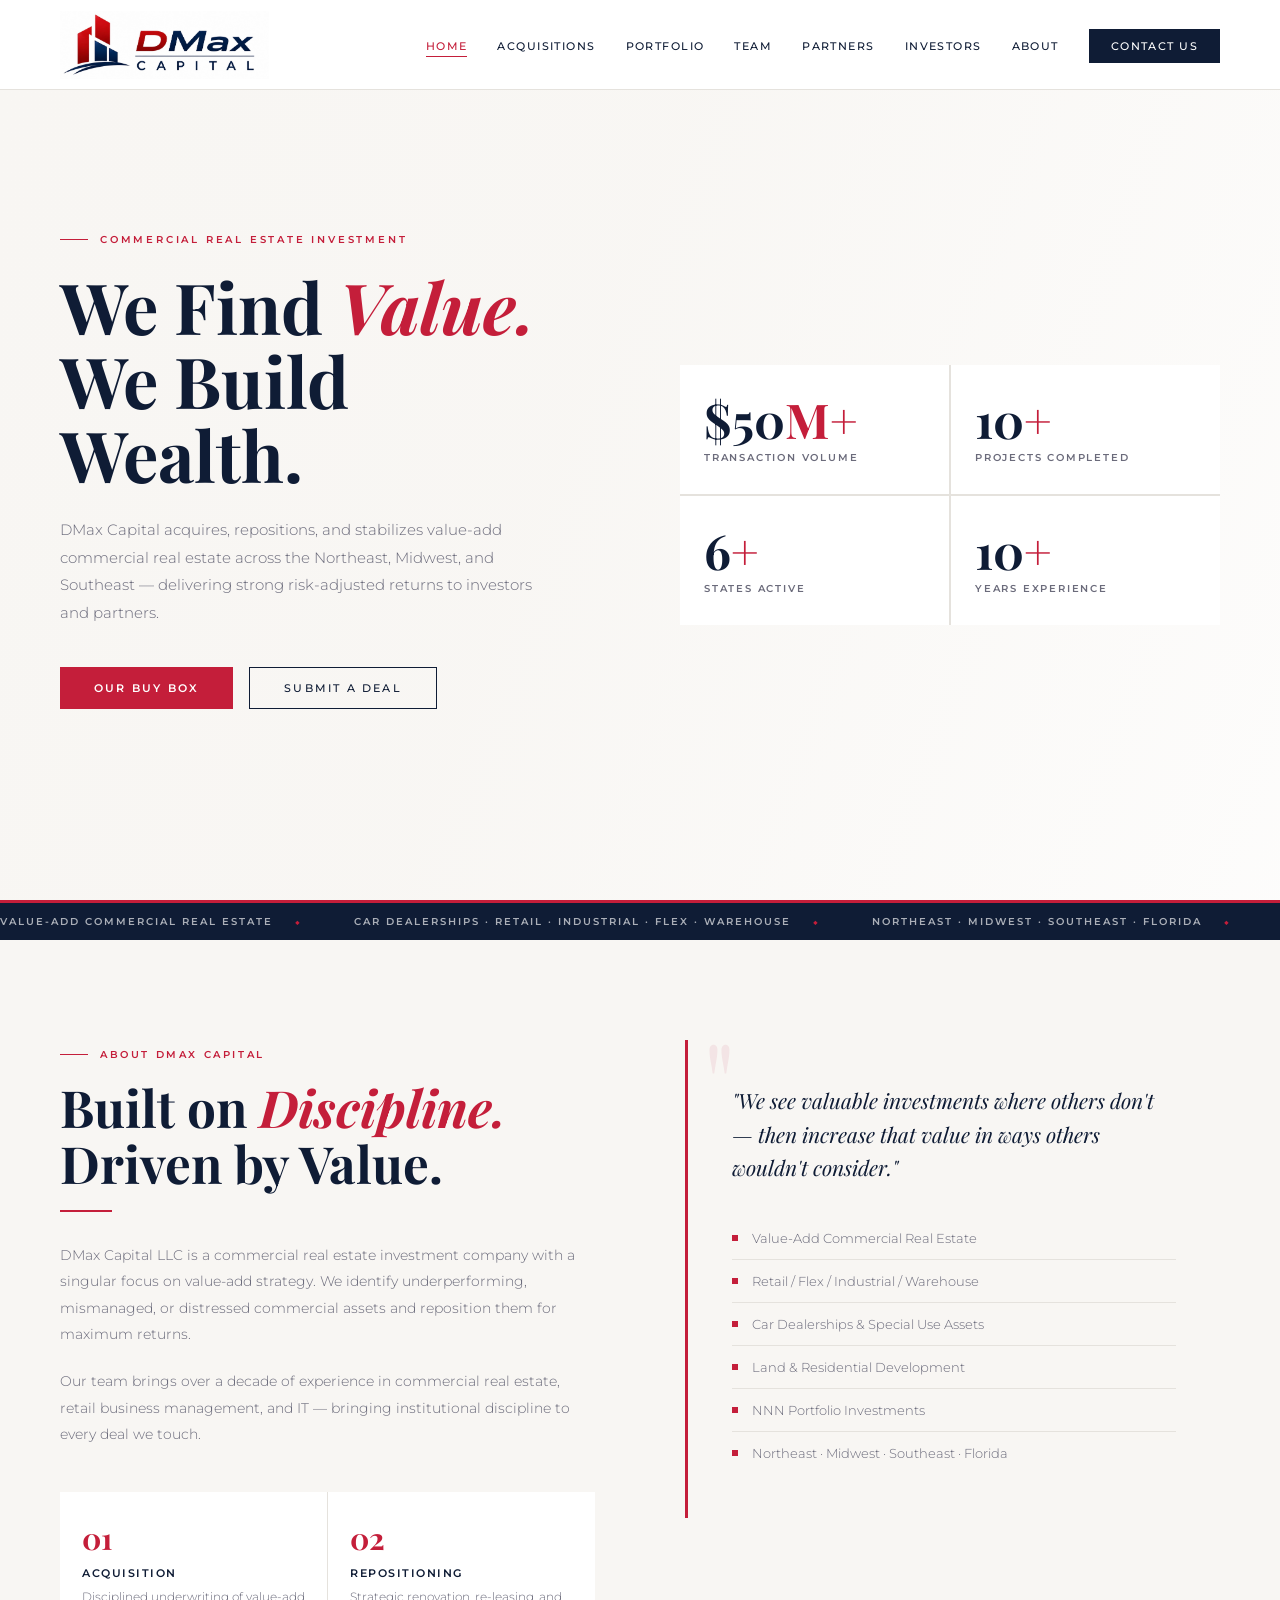
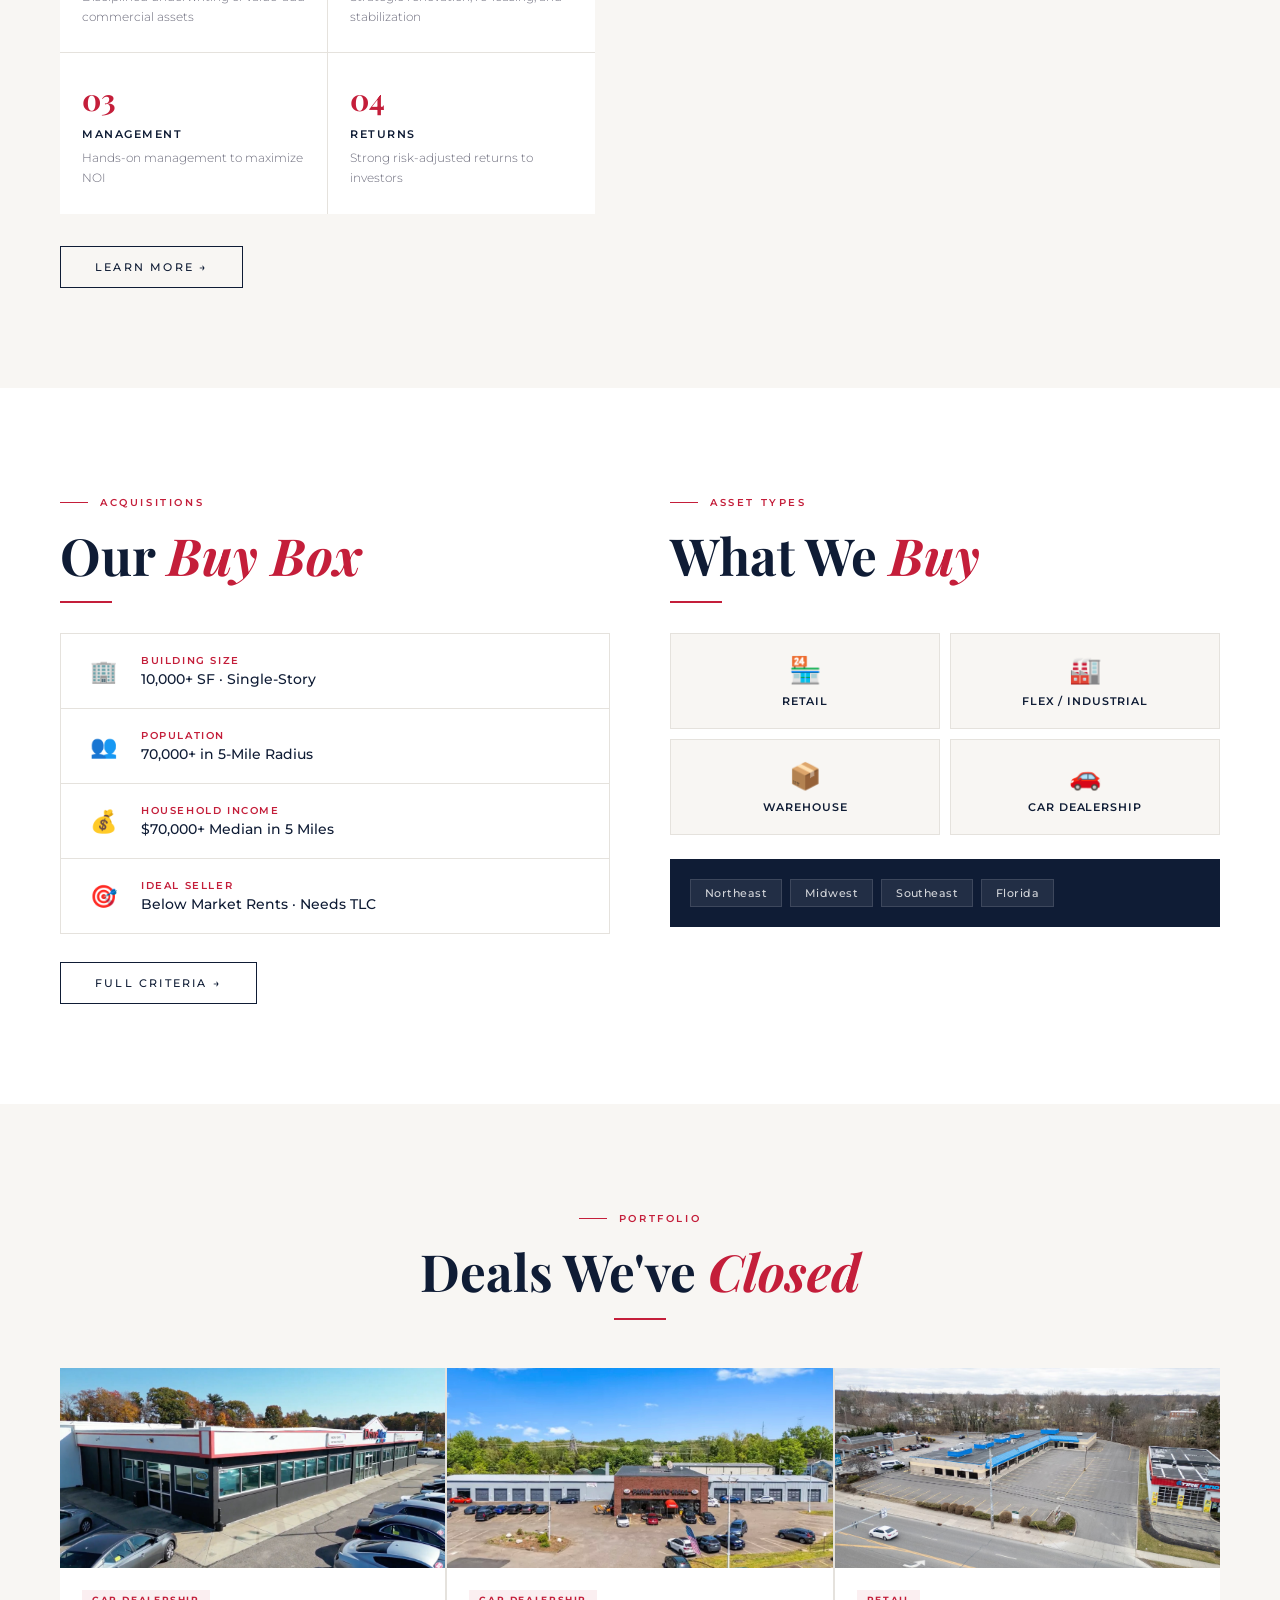
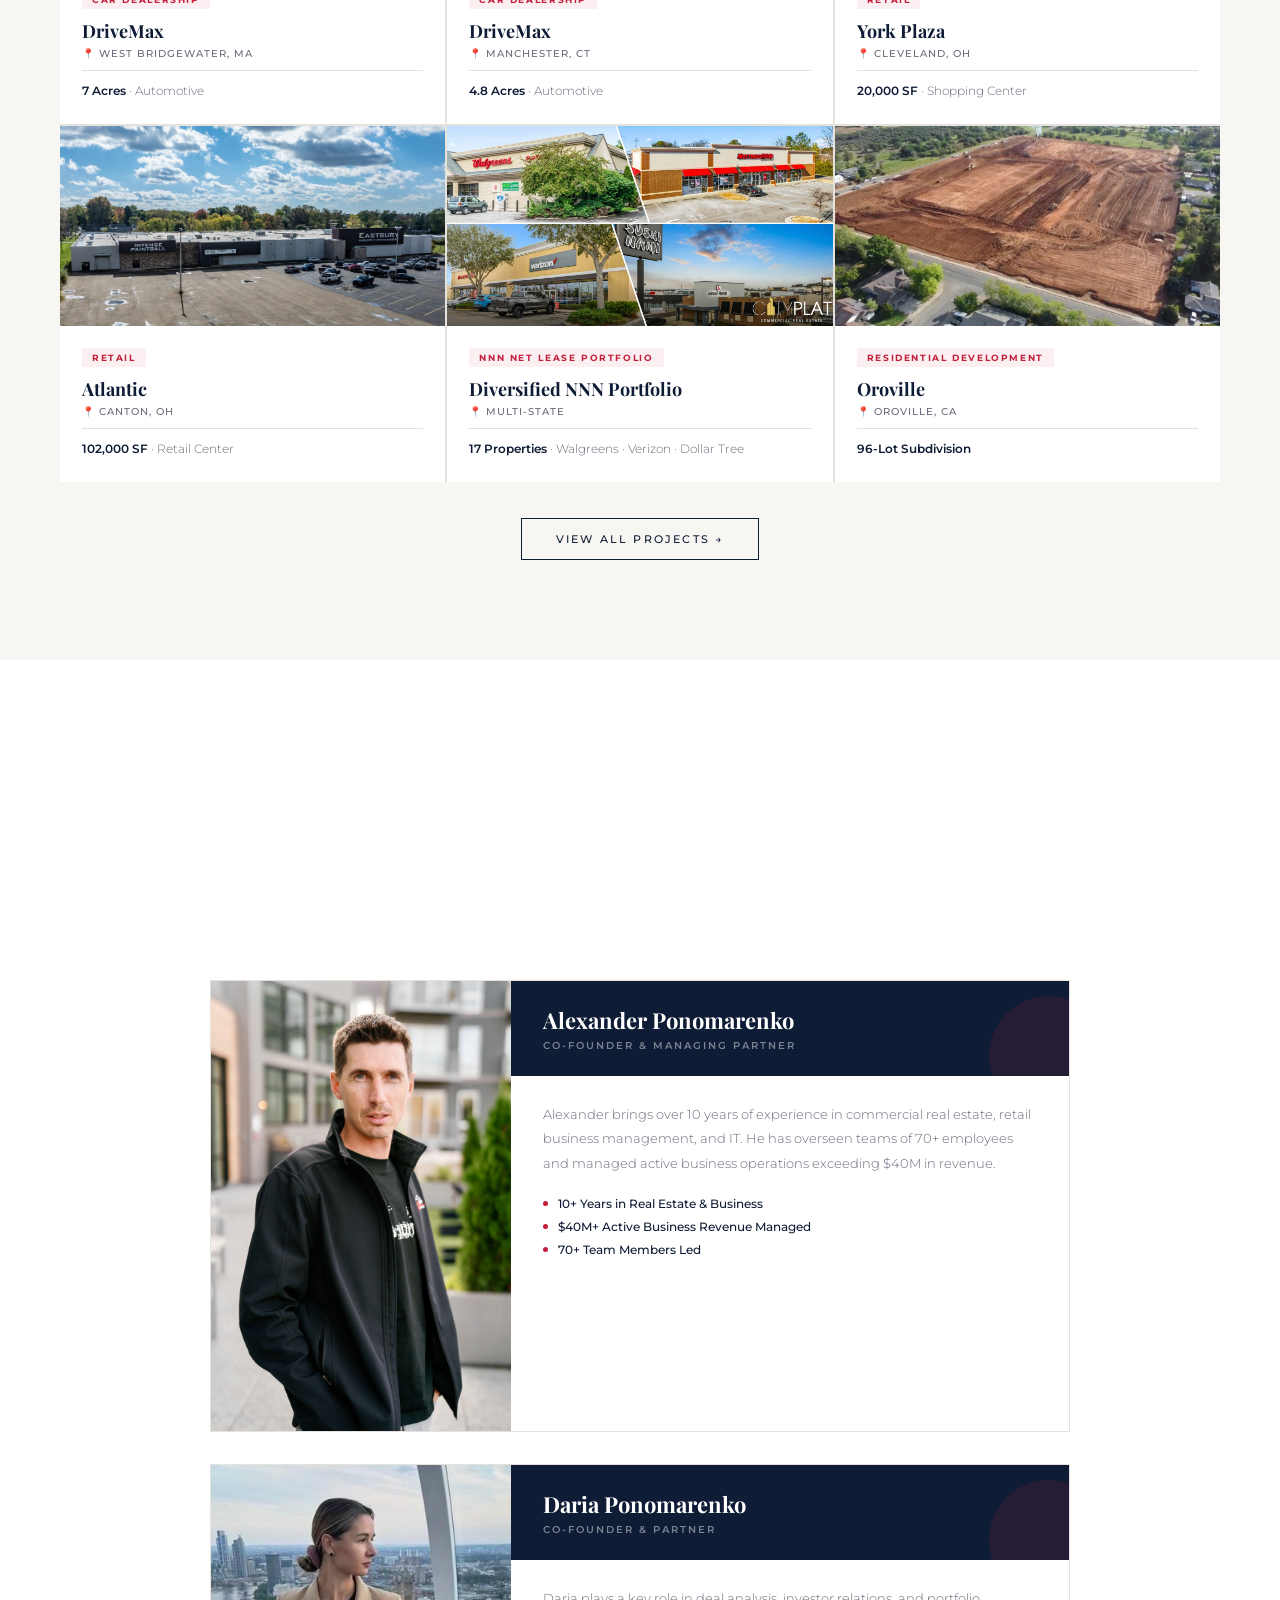
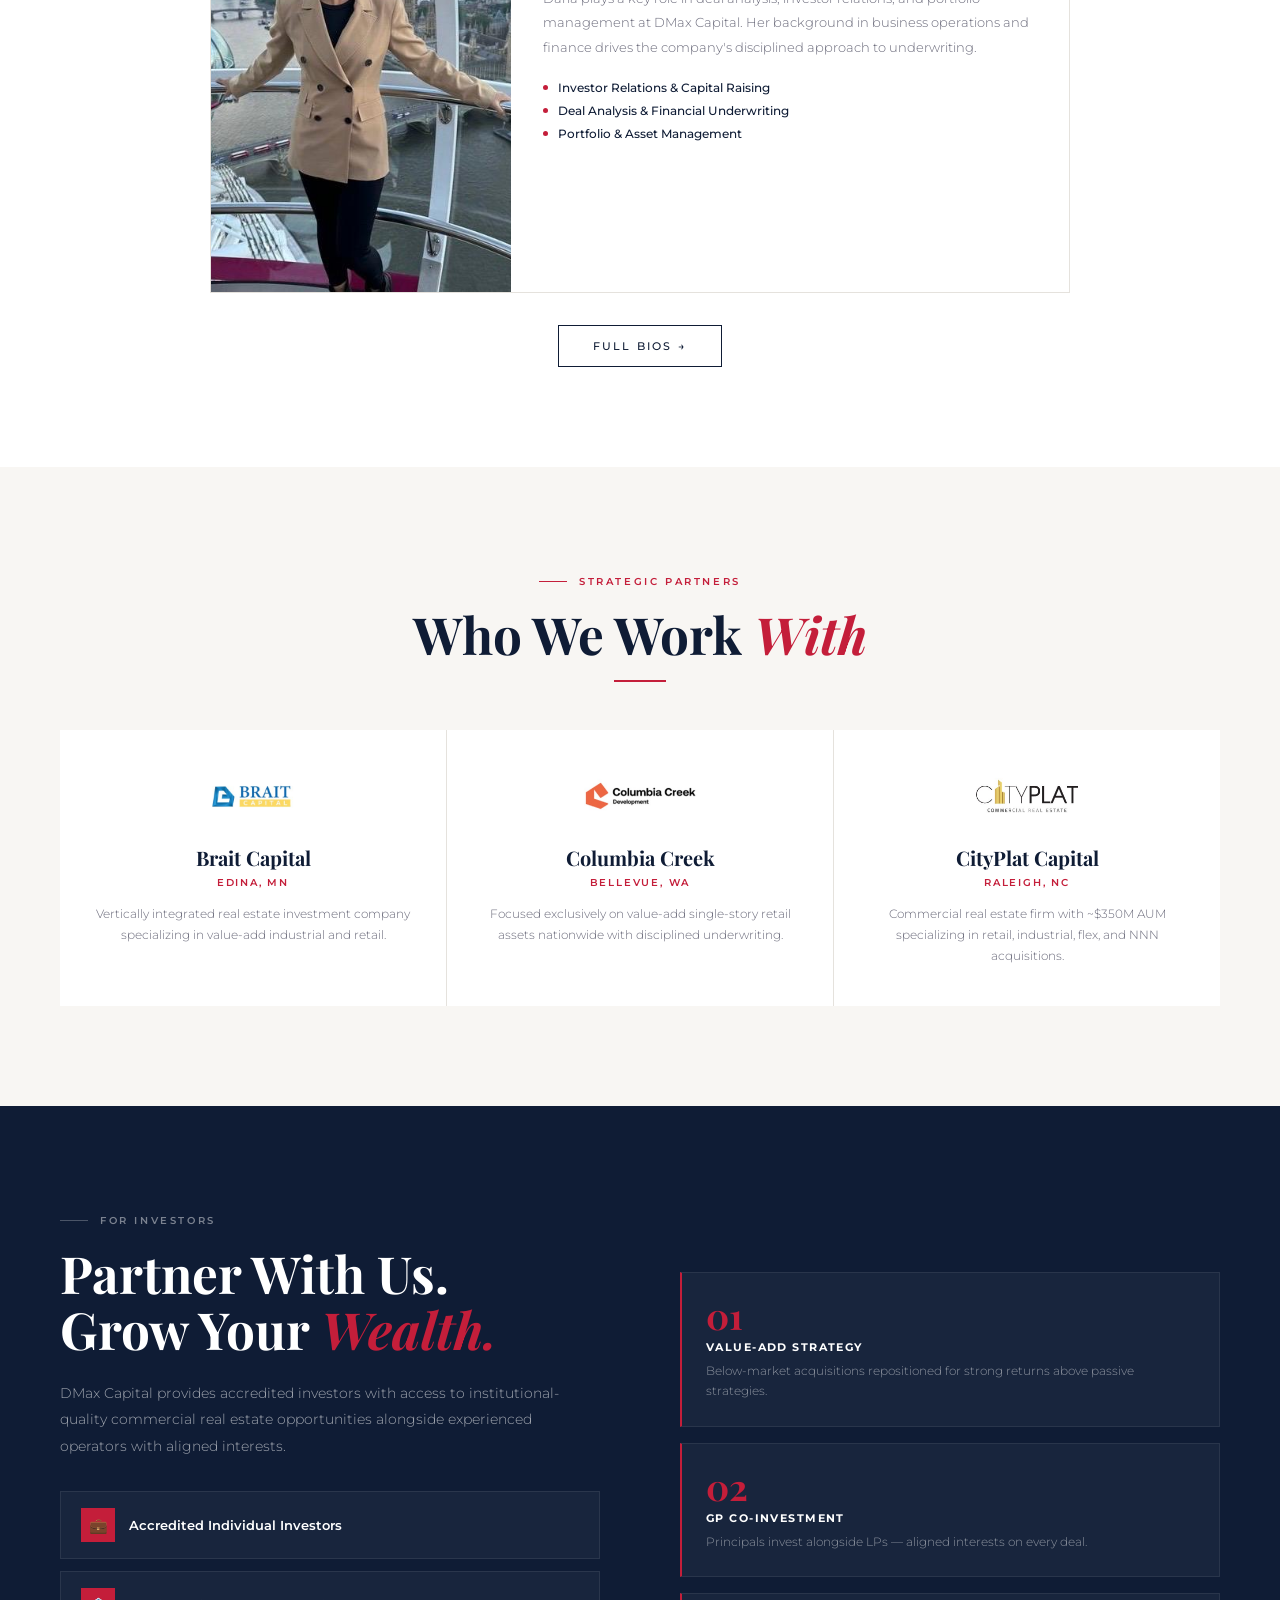
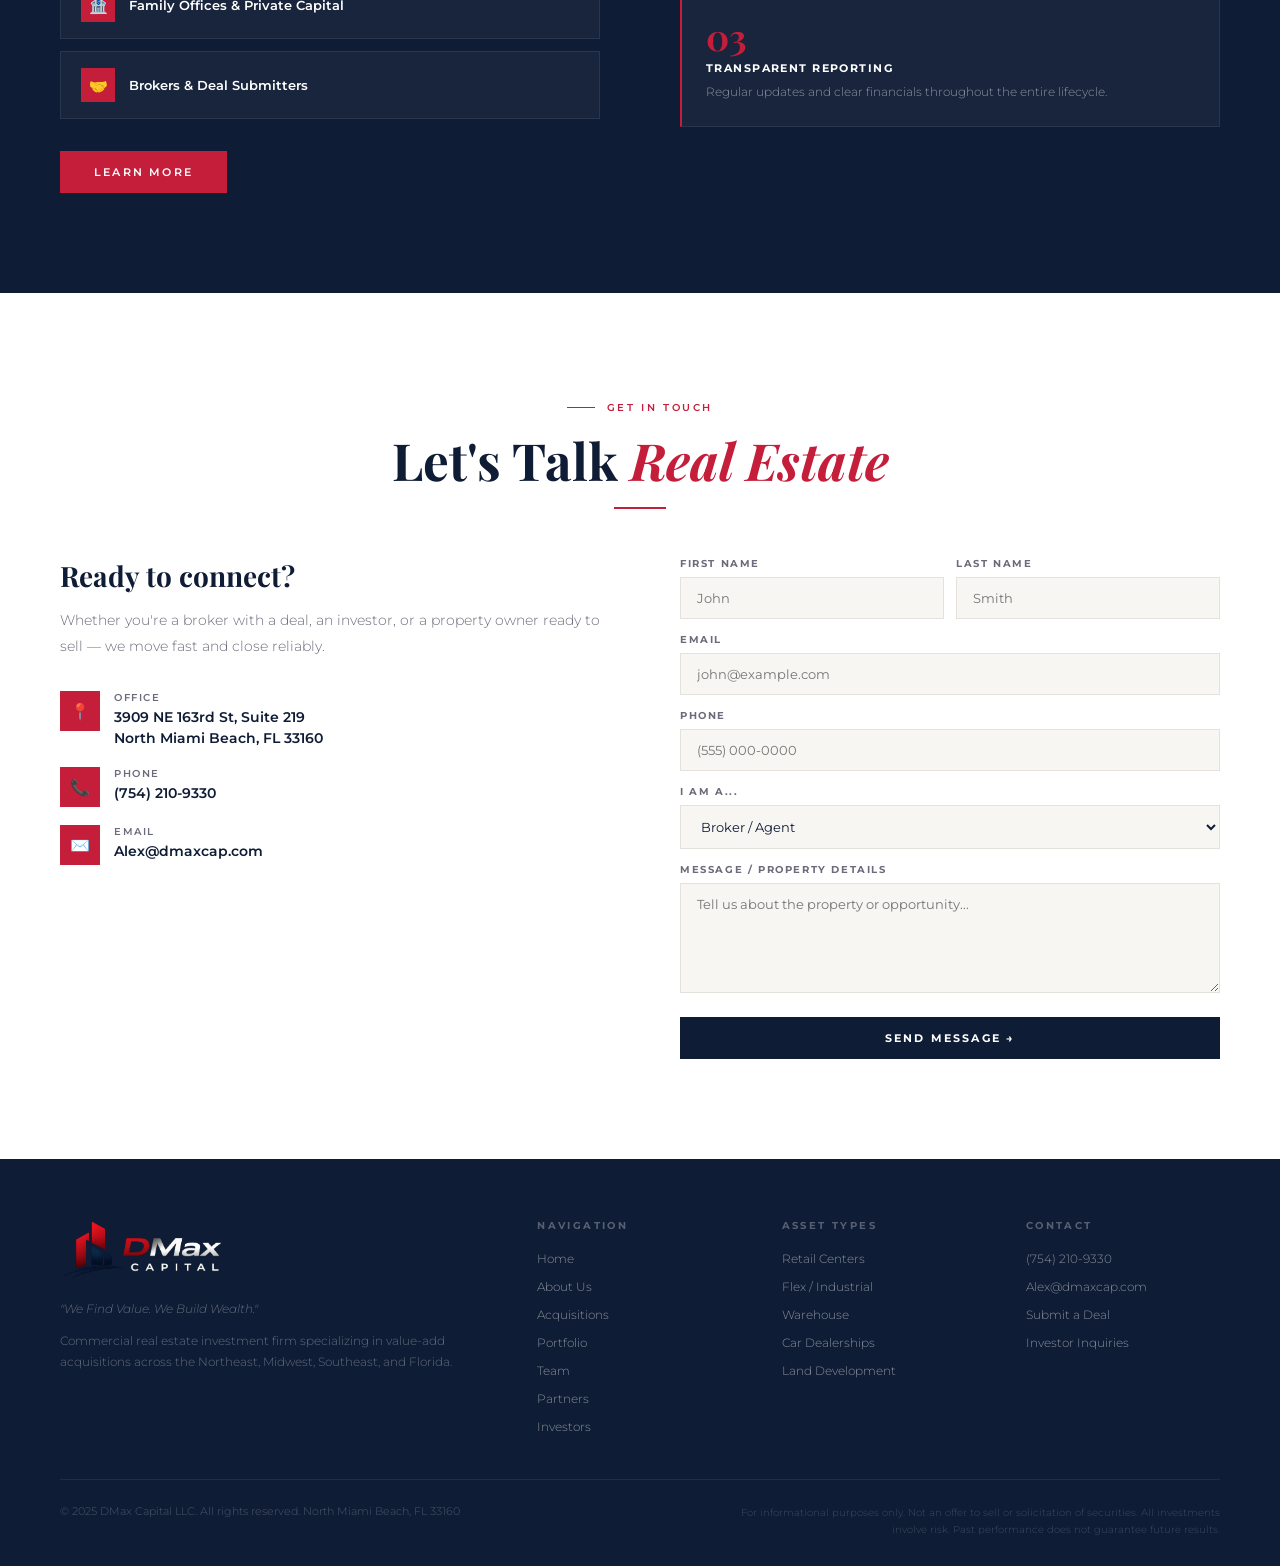
<file: index.html>
<!DOCTYPE html>
<html lang="en">
<head>
<meta charset="UTF-8">
<meta name="viewport" content="width=device-width, initial-scale=1.0">
<meta name="description" content="DMax Capital - Commercial real estate investment firm specializing in value-add acquisitions across the Northeast, Midwest, and Southeast.">
<title>DMax Capital LLC — We Find Value. We Build Wealth.</title>
<link rel="preconnect" href="https://fonts.googleapis.com">
<link rel="preconnect" href="https://fonts.gstatic.com" crossorigin>
<link href="https://fonts.googleapis.com/css2?family=Montserrat:wght@300;400;500;600;700&family=Playfair+Display:ital,wght@0,400;0,600;0,700;1,400;1,600&display=swap" rel="stylesheet">
<link rel="stylesheet" href="assets/css/style.css">
</head>
<body>

<nav id="nav">
  <div class="nav-logo"><img src="assets/images/logo-nav.jpg" alt="DMax Capital LLC" width="180" height="68"></div>
  <ul class="nav-menu">
    <li><a href="index.html" class="active">Home</a></li>
    
    <li><a href="acquisitions.html">Acquisitions</a></li>
    <li><a href="portfolio.html">Portfolio</a></li>
    <li><a href="team.html">Team</a></li>
    <li><a href="partners.html">Partners</a></li>
    <li><a href="investors.html">Investors</a></li>
    <li><a href="about.html" >About</a></li><li><a href="contact.html" class="nav-cta">Contact Us</a></li>
  </ul>
  <button class="hamburger" id="ham" aria-label="Menu"><span></span><span></span><span></span></button>
</nav>
<div class="mob-menu" id="mob-menu">
  <a href="index.html">Home</a>
  <a href="acquisitions.html">Acquisitions</a>
  <a href="portfolio.html">Portfolio</a>
  <a href="team.html">Team</a>
  <a href="partners.html">Partners</a>
  <a href="investors.html">Investors</a>
  <a href="about.html">About</a>
  <a href="contact.html" class="nav-cta">Contact Us</a>
</div>

<section style="min-height:100vh;position:relative;display:flex;align-items:center;overflow:hidden;padding-top:90px">
<div style="position:absolute;inset:0;background:linear-gradient(110deg,rgba(248,246,243,1) 0%,rgba(248,246,243,.95) 45%,rgba(248,246,243,.3) 100%),url('https://images.unsplash.com/photo-1486325212027-8081e485255e?w=1600&q=80') right center/cover no-repeat"></div>
<div class="hero-grid">
<div class="hero-left">
<div style="display:inline-flex;align-items:center;gap:12px;font-size:10px;font-weight:600;letter-spacing:.28em;text-transform:uppercase;color:var(--red);margin-bottom:24px"><span style="width:28px;height:1px;background:var(--red);display:inline-block"></span>Commercial Real Estate Investment</div>
<h1 style="font-family:'Playfair Display',serif;font-size:clamp(42px,5.5vw,72px);font-weight:700;line-height:1.05;color:var(--navy);margin-bottom:24px">We Find <em style="font-style:italic;color:var(--red)">Value.</em><br>We Build Wealth.</h1>
<p style="font-size:15px;font-weight:300;color:var(--muted);line-height:1.85;max-width:480px;margin-bottom:40px">DMax Capital acquires, repositions, and stabilizes value-add commercial real estate across the Northeast, Midwest, and Southeast — delivering strong risk-adjusted returns to investors and partners.</p>
<div style="display:flex;gap:16px;flex-wrap:wrap;margin-bottom:56px"><a href="acquisitions.html" class="btn-red">Our Buy Box</a><a href="contact.html" class="btn-outline">Submit a Deal</a></div>
</div>
<div class="hero-right"><div class="stats-box">
<div class="stat"><div class="sn">$50<em>M+</em></div><div class="sl">Transaction Volume</div></div>
<div class="stat"><div class="sn">10<em>+</em></div><div class="sl">Projects Completed</div></div>
<div class="stat"><div class="sn">6<em>+</em></div><div class="sl">States Active</div></div>
<div class="stat"><div class="sn">10<em>+</em></div><div class="sl">Years Experience</div></div>
</div></div></div></section>

<div class="ticker"><div class="ticker-track">
<div class="tk">Value-Add Commercial Real Estate</div><div class="tk">Car Dealerships · Retail · Industrial · Flex · Warehouse</div><div class="tk">Northeast · Midwest · Southeast · Florida</div><div class="tk">Below Market Rents · Distressed Assets · TLC Properties</div><div class="tk">10,000+ SF · Single-Story Buildings</div><div class="tk">Population 70K+ · Income $70K+ in 5-Mile Radius</div>
<div class="tk">Value-Add Commercial Real Estate</div><div class="tk">Car Dealerships · Retail · Industrial · Flex · Warehouse</div><div class="tk">Northeast · Midwest · Southeast · Florida</div><div class="tk">Below Market Rents · Distressed Assets · TLC Properties</div>
</div></div>

<section class="sec sec-off"><div class="wrap"><div class="about-g">
<div class="fu"><div class="etag">About DMax Capital</div><h2 class="sh">Built on <em>Discipline.</em><br>Driven by Value.</h2><div class="rule"></div>
<p class="abt-p">DMax Capital LLC is a commercial real estate investment company with a singular focus on value-add strategy. We identify underperforming, mismanaged, or distressed commercial assets and reposition them for maximum returns.</p>
<p class="abt-p">Our team brings over a decade of experience in commercial real estate, retail business management, and IT — bringing institutional discipline to every deal we touch.</p>
<div class="pillars"><div class="pillar"><div class="p-num">01</div><div class="p-title">Acquisition</div><div class="p-text">Disciplined underwriting of value-add commercial assets</div></div><div class="pillar"><div class="p-num">02</div><div class="p-title">Repositioning</div><div class="p-text">Strategic renovation, re-leasing, and stabilization</div></div><div class="pillar"><div class="p-num">03</div><div class="p-title">Management</div><div class="p-text">Hands-on management to maximize NOI</div></div><div class="pillar"><div class="p-num">04</div><div class="p-title">Returns</div><div class="p-text">Strong risk-adjusted returns to investors</div></div></div>
<div style="margin-top:32px"><a href="about.html" class="btn-outline">Learn More →</a></div></div>
<div class="fu2"><div class="qbox"><blockquote class="aq">"We see valuable investments where others don't — then increase that value in ways others wouldn't consider."</blockquote>
<div class="fitems"><div class="fitem"><div class="fdot"></div>Value-Add Commercial Real Estate</div><div class="fitem"><div class="fdot"></div>Retail / Flex / Industrial / Warehouse</div><div class="fitem"><div class="fdot"></div>Car Dealerships & Special Use Assets</div><div class="fitem"><div class="fdot"></div>Land & Residential Development</div><div class="fitem"><div class="fdot"></div>NNN Portfolio Investments</div><div class="fitem"><div class="fdot"></div>Northeast · Midwest · Southeast · Florida</div></div>
</div></div></div></div></section>

<section class="sec sec-white"><div class="wrap"><div class="bb-simple fu">
<div><div class="etag">Acquisitions</div><h2 class="sh">Our <em>Buy Box</em></h2><div class="rule"></div>
<div class="bb-criteria"><div class="bc"><div class="bc-ico">🏢</div><div><div class="bc-label">Building Size</div><div class="bc-val">10,000+ SF · Single-Story</div></div></div><div class="bc"><div class="bc-ico">👥</div><div><div class="bc-label">Population</div><div class="bc-val">70,000+ in 5-Mile Radius</div></div></div><div class="bc"><div class="bc-ico">💰</div><div><div class="bc-label">Household Income</div><div class="bc-val">$70,000+ Median in 5 Miles</div></div></div><div class="bc"><div class="bc-ico">🎯</div><div><div class="bc-label">Ideal Seller</div><div class="bc-val">Below Market Rents · Needs TLC</div></div></div></div>
<div style="margin-top:28px"><a href="acquisitions.html" class="btn-outline">Full Criteria →</a></div></div>
<div class="fu2"><div class="etag">Asset Types</div><h2 class="sh">What We <em>Buy</em></h2><div class="rule"></div>
<div class="asset-types-simple"><div class="ats"><span class="ats-ico">🏪</span><div class="ats-name">Retail</div></div><div class="ats"><span class="ats-ico">🏭</span><div class="ats-name">Flex / Industrial</div></div><div class="ats"><span class="ats-ico">📦</span><div class="ats-name">Warehouse</div></div><div class="ats"><span class="ats-ico">🚗</span><div class="ats-name">Car Dealership</div></div></div>
<div class="markets-row"><div class="mkt">Northeast</div><div class="mkt">Midwest</div><div class="mkt">Southeast</div><div class="mkt">Florida</div></div>
</div></div></div></section>

<section class="sec sec-off"><div class="wrap">
<div class="fu" style="text-align:center;max-width:560px;margin:0 auto 48px"><div class="etag" style="justify-content:center">Portfolio</div><h2 class="sh" style="text-align:center">Deals We've <em>Closed</em></h2><div class="rule" style="margin:0 auto 0"></div></div>
<div class="port-g fu">
<div class="deal"><img class="deal-img" src="assets/images/drivemax-ma.png" alt="DriveMax West Bridgewater MA" loading="lazy" width="400" height="200"><div class="deal-body"><div class="d-badge">Car Dealership</div><div class="d-name">DriveMax</div><div class="d-loc">📍 West Bridgewater, MA</div><div class="d-size"><strong>7 Acres</strong> · Automotive</div></div></div>
<div class="deal"><img class="deal-img" src="assets/images/drivemax-ct.jpg" alt="DriveMax Manchester CT" loading="lazy" width="400" height="200"><div class="deal-body"><div class="d-badge">Car Dealership</div><div class="d-name">DriveMax</div><div class="d-loc">📍 Manchester, CT</div><div class="d-size"><strong>4.8 Acres</strong> · Automotive</div></div></div>
<div class="deal"><img class="deal-img" src="assets/images/york-plaza.png" alt="York Plaza Cleveland OH" loading="lazy" width="400" height="200"><div class="deal-body"><div class="d-badge">Retail</div><div class="d-name">York Plaza</div><div class="d-loc">📍 Cleveland, OH</div><div class="d-size"><strong>20,000 SF</strong> · Shopping Center</div></div></div>
<div class="deal"><img class="deal-img" src="assets/images/atlantic.png" alt="Atlantic Canton OH" loading="lazy" width="400" height="200"><div class="deal-body"><div class="d-badge">Retail</div><div class="d-name">Atlantic</div><div class="d-loc">📍 Canton, OH</div><div class="d-size"><strong>102,000 SF</strong> · Retail Center</div></div></div>
<div class="deal"><img class="deal-img" src="assets/images/nnn-portfolio.png" alt="NNN Portfolio" loading="lazy" width="400" height="200"><div class="deal-body"><div class="d-badge">NNN Net Lease Portfolio</div><div class="d-name">Diversified NNN Portfolio</div><div class="d-loc">📍 Multi-State</div><div class="d-size"><strong>17 Properties</strong> · Walgreens · Verizon · Dollar Tree</div></div></div>
<div class="deal"><img class="deal-img" src="assets/images/oroville.jpg" alt="Oroville CA" loading="lazy" width="400" height="200"><div class="deal-body"><div class="d-badge">Residential Development</div><div class="d-name">Oroville</div><div class="d-loc">📍 Oroville, CA</div><div class="d-size"><strong>96-Lot Subdivision</strong></div></div></div>
</div>
<div style="text-align:center;margin-top:36px"><a href="portfolio.html" class="btn-outline">View All Projects →</a></div>
</div></section>

<section class="sec sec-white"><div class="wrap">
<div class="fu" style="text-align:center;max-width:560px;margin:0 auto 48px"><div class="etag" style="justify-content:center">Our Team</div><h2 class="sh" style="text-align:center">The People Behind <em>Every Deal</em></h2><div class="rule" style="margin:0 auto 0"></div></div>
<div class="team-g fu">
<div class="tc"><img class="tc-photo" src="assets/images/alex.jpg" alt="Alexander Ponomarenko" loading="lazy" width="400" height="260"><div class="tc-top"><div class="tc-name">Alexander Ponomarenko</div><div class="tc-role">Co-Founder & Managing Partner</div></div><div class="tc-body"><p class="tc-bio">Alexander brings over 10 years of experience in commercial real estate, retail business management, and IT. He has overseen teams of 70+ employees and managed active business operations exceeding $40M in revenue.</p><div class="tc-hi"><div class="thi">10+ Years in Real Estate & Business</div><div class="thi">$40M+ Active Business Revenue Managed</div><div class="thi">70+ Team Members Led</div></div></div></div>
<div class="tc"><img class="tc-photo" src="assets/images/daria.jpg" alt="Daria Ponomarenko" loading="lazy" width="400" height="260"><div class="tc-top"><div class="tc-name">Daria Ponomarenko</div><div class="tc-role">Co-Founder & Partner</div></div><div class="tc-body"><p class="tc-bio">Daria plays a key role in deal analysis, investor relations, and portfolio management at DMax Capital. Her background in business operations and finance drives the company's disciplined approach to underwriting.</p><div class="tc-hi"><div class="thi">Investor Relations & Capital Raising</div><div class="thi">Deal Analysis & Financial Underwriting</div><div class="thi">Portfolio & Asset Management</div></div></div></div>
</div>
<div style="text-align:center;margin-top:32px"><a href="team.html" class="btn-outline">Full Bios →</a></div>
</div></section>

<section class="sec sec-off"><div class="wrap">
<div class="fu" style="text-align:center;max-width:560px;margin:0 auto 48px"><div class="etag" style="justify-content:center">Strategic Partners</div><h2 class="sh" style="text-align:center">Who We Work <em>With</em></h2><div class="rule" style="margin:0 auto 0"></div></div>
<div class="part-g fu">
<div class="pc"><img class="pc-logo" src="assets/images/brait-logo.png" alt="Brait Capital" loading="lazy" width="170" height="52"><div class="pc-name">Brait Capital</div><div class="pc-loc">Edina, MN</div><p class="pc-desc">Vertically integrated real estate investment company specializing in value-add industrial and retail.</p></div>
<div class="pc"><img class="pc-logo" src="assets/images/columbia-creek-logo.png" alt="Columbia Creek" loading="lazy" width="170" height="52"><div class="pc-name">Columbia Creek</div><div class="pc-loc">Bellevue, WA</div><p class="pc-desc">Focused exclusively on value-add single-story retail assets nationwide with disciplined underwriting.</p></div>
<div class="pc"><img class="pc-logo" src="assets/images/cityplat-logo.png" alt="CityPlat Capital" loading="lazy" width="170" height="52"><div class="pc-name">CityPlat Capital</div><div class="pc-loc">Raleigh, NC</div><p class="pc-desc">Commercial real estate firm with ~$350M AUM specializing in retail, industrial, flex, and NNN acquisitions.</p></div>
</div>
</div></section>

<section class="sec sec-navy"><div class="wrap"><div class="inv-g fu">
<div><div class="etag etag-w">For Investors</div><h2 class="inv-title">Partner With Us.<br>Grow Your <em>Wealth.</em></h2><p class="inv-text">DMax Capital provides accredited investors with access to institutional-quality commercial real estate opportunities alongside experienced operators with aligned interests.</p>
<div class="itypes"><div class="itype"><div class="itype-ico">💼</div><div class="itype-t">Accredited Individual Investors</div></div><div class="itype"><div class="itype-ico">🏦</div><div class="itype-t">Family Offices & Private Capital</div></div><div class="itype"><div class="itype-ico">🤝</div><div class="itype-t">Brokers & Deal Submitters</div></div></div>
<a href="investors.html" class="btn-red">Learn More</a></div>
<div class="fu2"><div class="bens"><div class="ben"><div class="ben-n">01</div><div class="ben-t">Value-Add Strategy</div><div class="ben-d">Below-market acquisitions repositioned for strong returns above passive strategies.</div></div><div class="ben"><div class="ben-n">02</div><div class="ben-t">GP Co-Investment</div><div class="ben-d">Principals invest alongside LPs — aligned interests on every deal.</div></div><div class="ben"><div class="ben-n">03</div><div class="ben-t">Transparent Reporting</div><div class="ben-d">Regular updates and clear financials throughout the entire lifecycle.</div></div></div></div>
</div></div></section>

<section class="sec sec-white"><div class="wrap"><div class="fu" style="text-align:center;max-width:540px;margin:0 auto 48px"><div class="etag" style="justify-content:center">Get In Touch</div><h2 class="sh" style="text-align:center">Let's Talk <em>Real Estate</em></h2><div class="rule" style="margin:0 auto"></div></div>
<div class="contact-g fu"><div><h3 class="ci-title">Ready to connect?</h3><p class="ci-text">Whether you're a broker with a deal, an investor, or a property owner ready to sell — we move fast and close reliably.</p>
<div class="cds"><div class="cd"><div class="cd-ico">📍</div><div><div class="cd-lbl">Office</div><div class="cd-val">3909 NE 163rd St, Suite 219<br>North Miami Beach, FL 33160</div></div></div><div class="cd"><div class="cd-ico">📞</div><div><div class="cd-lbl">Phone</div><div class="cd-val">(754) 210-9330</div></div></div><div class="cd"><div class="cd-ico">✉️</div><div><div class="cd-lbl">Email</div><div class="cd-val">Alex@dmaxcap.com</div></div></div></div></div>
<form id="contact-form"><input type="hidden" name="access_key" value="ee4964a1-6a42-4dbc-aab6-045f0efc76d7"><input type="hidden" name="subject" value="New Contact Form Submission - DMax Capital"><input type="hidden" name="from_name" value="DMax Capital Website"><div class="fr2"><div class="fg"><label class="fl">First Name</label><input type="text" class="fi" name="first_name" placeholder="John" required></div><div class="fg"><label class="fl">Last Name</label><input type="text" class="fi" name="last_name" placeholder="Smith"></div></div><div class="fg"><label class="fl">Email</label><input type="email" class="fi" name="email" placeholder="john@example.com" required></div><div class="fg"><label class="fl">Phone</label><input type="tel" class="fi" name="phone" placeholder="(555) 000-0000"></div><div class="fg"><label class="fl">I am a...</label><select class="fsel" name="type"><option>Broker / Agent</option><option>Property Owner / Seller</option><option>Investor</option><option>Other</option></select></div><div class="fg"><label class="fl">Message / Property Details</label><textarea class="fta" name="message" placeholder="Tell us about the property or opportunity..."></textarea></div><button class="fsub" id="fsub" type="submit">Send Message →</button></form></div></div></section>

<footer><div class="wrap"><div class="fg-g">
<div><div class="fl-logo"><img src="assets/images/logo-footer.png" alt="DMax Capital" width="180" height="64"></div><div class="fl-slogan">"We Find Value. We Build Wealth."</div><p class="fl-desc">Commercial real estate investment firm specializing in value-add acquisitions across the Northeast, Midwest, Southeast, and Florida.</p></div>
<div><div class="fc-head">Navigation</div><ul class="flinks"><li><a href="index.html">Home</a></li><li><a href="about.html">About Us</a></li><li><a href="acquisitions.html">Acquisitions</a></li><li><a href="portfolio.html">Portfolio</a></li><li><a href="team.html">Team</a></li><li><a href="partners.html">Partners</a></li><li><a href="investors.html">Investors</a></li></ul></div>
<div><div class="fc-head">Asset Types</div><ul class="flinks"><li><a href="acquisitions.html">Retail Centers</a></li><li><a href="acquisitions.html">Flex / Industrial</a></li><li><a href="acquisitions.html">Warehouse</a></li><li><a href="acquisitions.html">Car Dealerships</a></li><li><a href="acquisitions.html">Land Development</a></li></ul></div>
<div><div class="fc-head">Contact</div><ul class="flinks"><li><a href="tel:7542109330">(754) 210-9330</a></li><li><a href="mailto:Alex@dmaxcap.com">Alex@dmaxcap.com</a></li><li><a href="contact.html">Submit a Deal</a></li><li><a href="investors.html">Investor Inquiries</a></li></ul></div>
</div><div class="fbot"><div class="fcopy">© 2025 DMax Capital LLC. All rights reserved. North Miami Beach, FL 33160</div><div class="fdisc">For informational purposes only. Not an offer to sell or solicitation of securities. All investments involve risk. Past performance does not guarantee future results.</div></div></div></footer>

<script src="assets/js/main.js"></script>
</body>
</html>
</file>
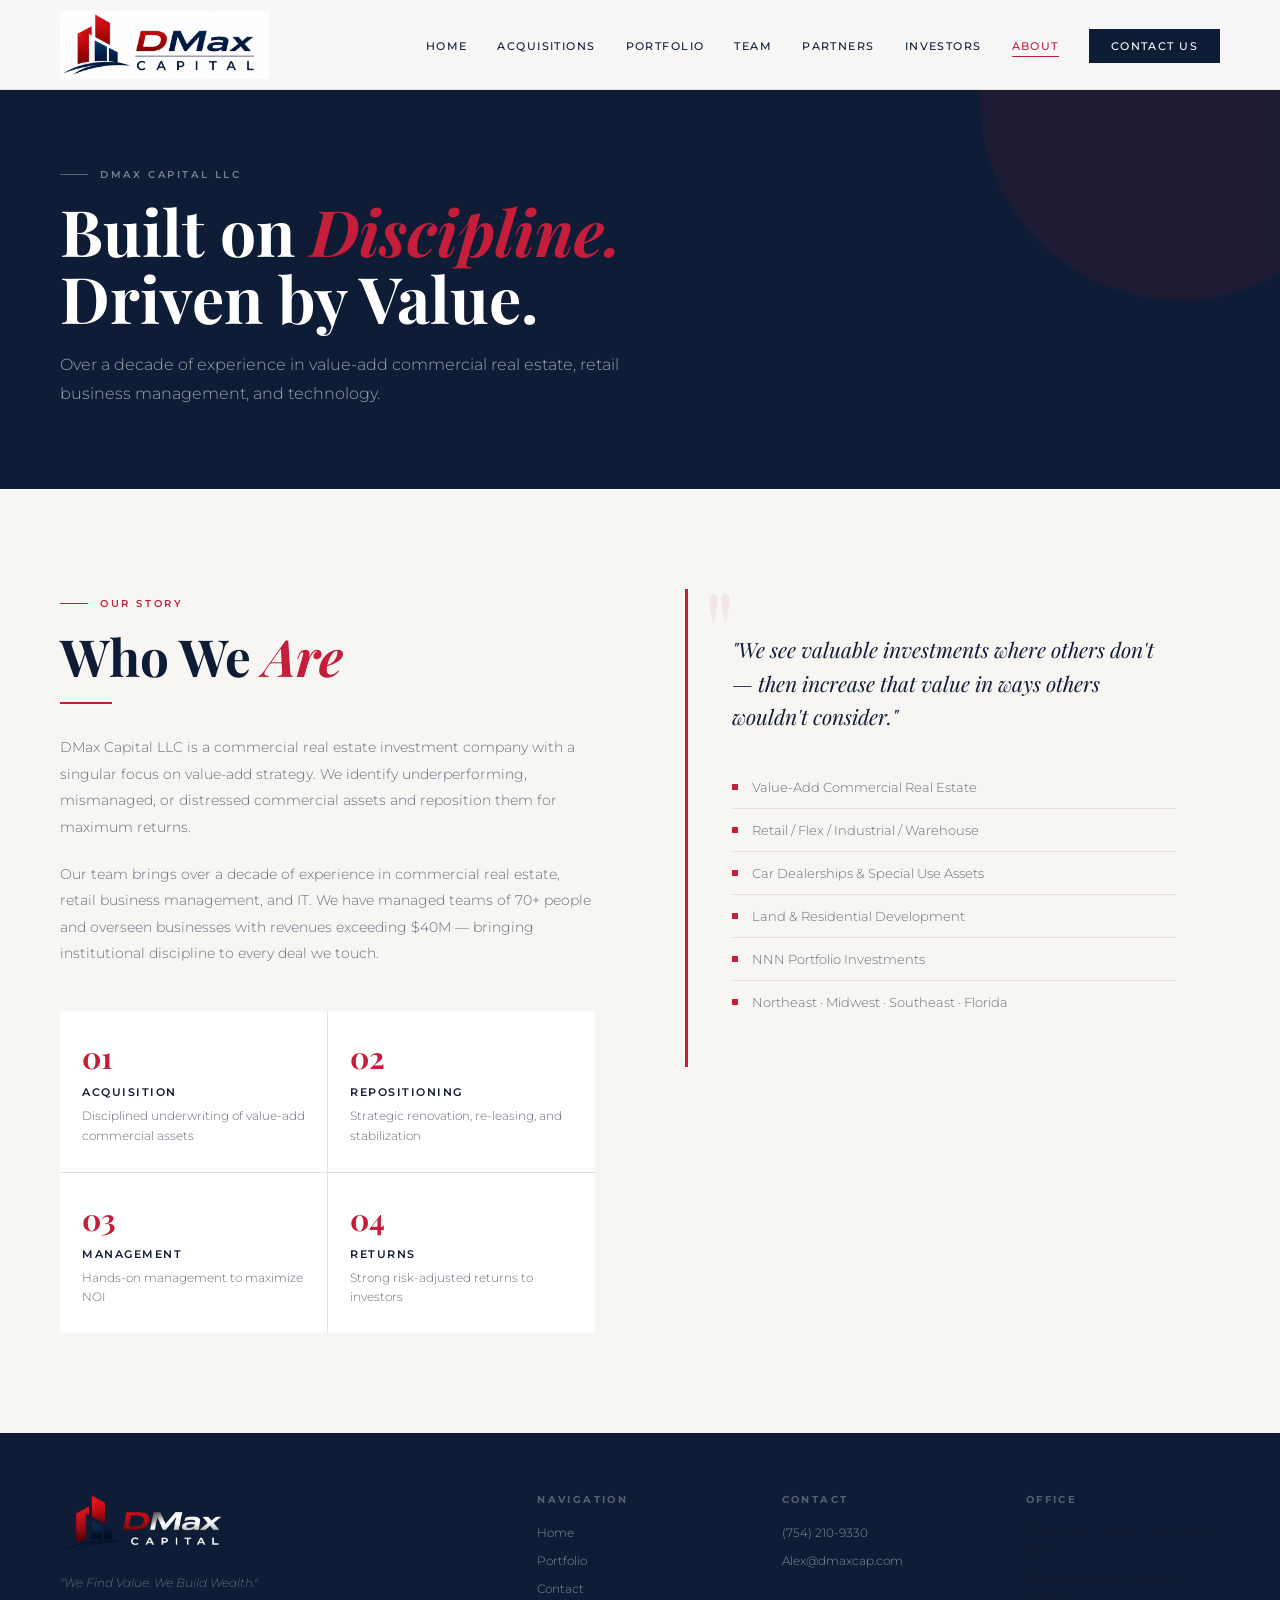
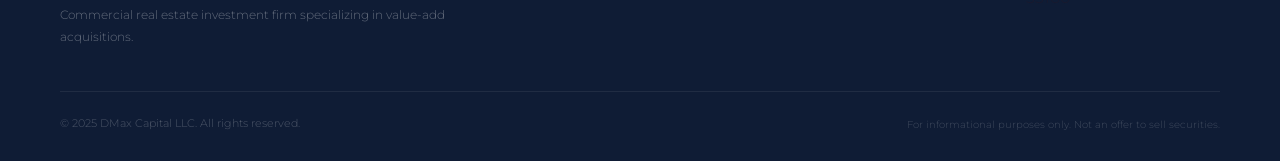
<file: about.html>
<!DOCTYPE html>
<html lang="en">
<head>
<meta charset="UTF-8">
<meta name="viewport" content="width=device-width, initial-scale=1.0">
<title>About — DMax Capital LLC</title>
<link rel="preconnect" href="https://fonts.googleapis.com">
<link rel="preconnect" href="https://fonts.gstatic.com" crossorigin>
<link href="https://fonts.googleapis.com/css2?family=Montserrat:wght@300;400;500;600;700&family=Playfair+Display:ital,wght@0,400;0,600;0,700;1,400;1,600&display=swap" rel="stylesheet">
<link rel="stylesheet" href="assets/css/style.css">
</head>
<body>

<nav id="nav">
  <div class="nav-logo"><img src="assets/images/logo-nav.jpg" alt="DMax Capital LLC" width="180" height="68"></div>
  <ul class="nav-menu"><li><a href="index.html" >Home</a></li><li><a href="acquisitions.html" >Acquisitions</a></li><li><a href="portfolio.html" >Portfolio</a></li><li><a href="team.html" >Team</a></li><li><a href="partners.html" >Partners</a></li><li><a href="investors.html" >Investors</a></li><li><a href="about.html" class="active">About</a></li><li><a href="contact.html" class="nav-cta">Contact Us</a></li></ul>
  <button class="hamburger" id="ham" aria-label="Menu"><span></span><span></span><span></span></button>
</nav>
<div class="mob-menu" id="mob-menu">
  <a href="index.html">Home</a>
  <a href="acquisitions.html">Acquisitions</a>
  <a href="portfolio.html">Portfolio</a>
  <a href="team.html">Team</a>
  <a href="partners.html">Partners</a>
  <a href="investors.html">Investors</a>
  <a href="about.html">About</a>
  <a href="contact.html" class="nav-cta">Contact Us</a>
</div>
<div class="page-hero"><div class="page-hero-inner"><div class="page-hero-tag">DMax Capital LLC</div><h1>Built on <em>Discipline.</em><br>Driven by Value.</h1><p>Over a decade of experience in value-add commercial real estate, retail business management, and technology.</p></div></div>
<section class="sec sec-off"><div class="wrap"><div class="about-g"><div class="fu"><div class="etag">Our Story</div><h2 class="sh">Who We <em>Are</em></h2><div class="rule"></div><p class="abt-p">DMax Capital LLC is a commercial real estate investment company with a singular focus on value-add strategy. We identify underperforming, mismanaged, or distressed commercial assets and reposition them for maximum returns.</p><p class="abt-p">Our team brings over a decade of experience in commercial real estate, retail business management, and IT. We have managed teams of 70+ people and overseen businesses with revenues exceeding $40M — bringing institutional discipline to every deal we touch.</p><div class="pillars"><div class="pillar"><div class="p-num">01</div><div class="p-title">Acquisition</div><div class="p-text">Disciplined underwriting of value-add commercial assets</div></div><div class="pillar"><div class="p-num">02</div><div class="p-title">Repositioning</div><div class="p-text">Strategic renovation, re-leasing, and stabilization</div></div><div class="pillar"><div class="p-num">03</div><div class="p-title">Management</div><div class="p-text">Hands-on management to maximize NOI</div></div><div class="pillar"><div class="p-num">04</div><div class="p-title">Returns</div><div class="p-text">Strong risk-adjusted returns to investors</div></div></div></div>
<div class="fu2"><div class="qbox"><blockquote class="aq">"We see valuable investments where others don't — then increase that value in ways others wouldn't consider."</blockquote><div class="fitems"><div class="fitem"><div class="fdot"></div>Value-Add Commercial Real Estate</div><div class="fitem"><div class="fdot"></div>Retail / Flex / Industrial / Warehouse</div><div class="fitem"><div class="fdot"></div>Car Dealerships & Special Use Assets</div><div class="fitem"><div class="fdot"></div>Land & Residential Development</div><div class="fitem"><div class="fdot"></div>NNN Portfolio Investments</div><div class="fitem"><div class="fdot"></div>Northeast · Midwest · Southeast · Florida</div></div></div></div></div></div></section>
<footer><div class="wrap"><div class="fg-g">
<div><div class="fl-logo"><img src="assets/images/logo-footer.png" alt="DMax Capital" width="180" height="64"></div><div class="fl-slogan">"We Find Value. We Build Wealth."</div><p class="fl-desc">Commercial real estate investment firm specializing in value-add acquisitions.</p></div>
<div><div class="fc-head">Navigation</div><ul class="flinks"><li><a href="index.html">Home</a></li><li><a href="portfolio.html">Portfolio</a></li><li><a href="contact.html">Contact</a></li></ul></div>
<div><div class="fc-head">Contact</div><ul class="flinks"><li><a href="tel:7542109330">(754) 210-9330</a></li><li><a href="mailto:Alex@dmaxcap.com">Alex@dmaxcap.com</a></li></ul></div>
<div><div class="fc-head">Office</div><ul class="flinks"><li>3909 NE 163rd St, Suite 219</li><li>North Miami Beach, FL 33160</li></ul></div>
</div><div class="fbot"><div class="fcopy">© 2025 DMax Capital LLC. All rights reserved.</div><div class="fdisc">For informational purposes only. Not an offer to sell securities.</div></div></div></footer>

<script src="assets/js/main.js"></script>
</body>
</html>
</file>
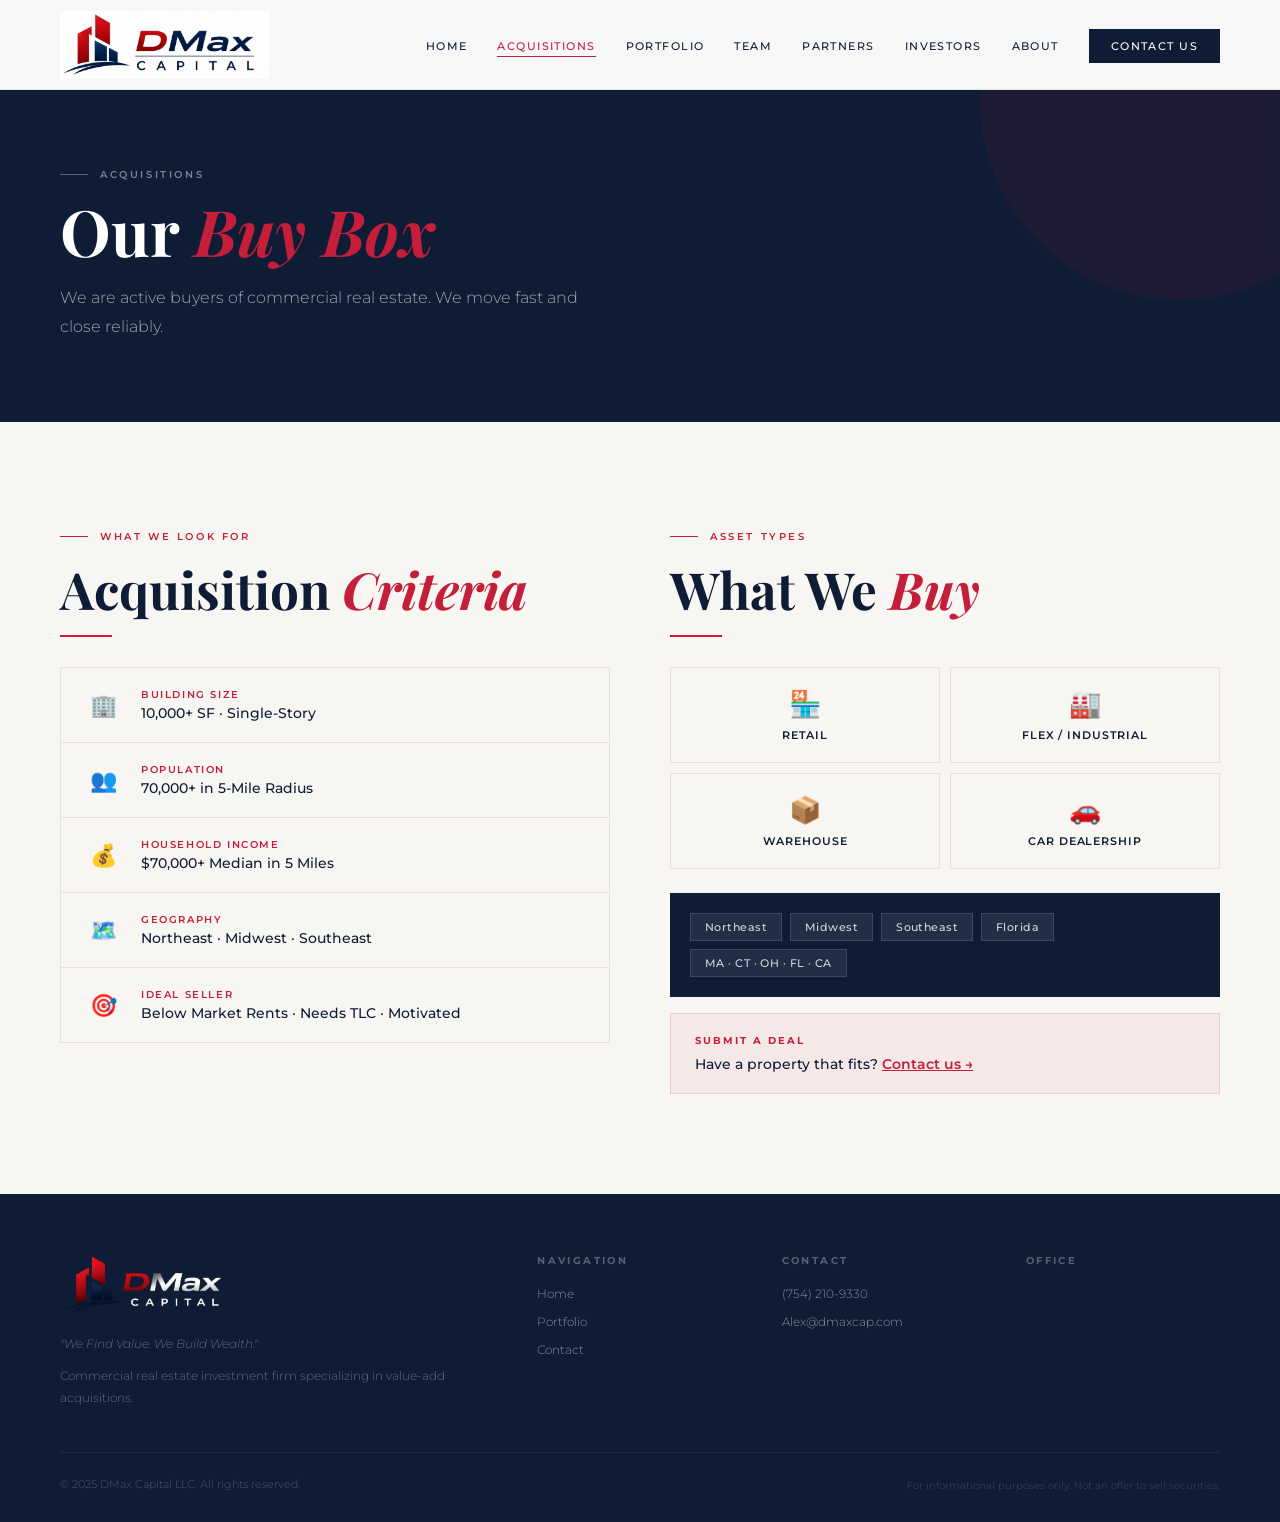
<file: acquisitions.html>
<!DOCTYPE html>
<html lang="en">
<head>
<meta charset="UTF-8">
<meta name="viewport" content="width=device-width, initial-scale=1.0">
<title>Acquisitions — DMax Capital LLC</title>
<link rel="preconnect" href="https://fonts.googleapis.com">
<link rel="preconnect" href="https://fonts.gstatic.com" crossorigin>
<link href="https://fonts.googleapis.com/css2?family=Montserrat:wght@300;400;500;600;700&family=Playfair+Display:ital,wght@0,400;0,600;0,700;1,400;1,600&display=swap" rel="stylesheet">
<link rel="stylesheet" href="assets/css/style.css">
</head>
<body>

<nav id="nav">
  <div class="nav-logo"><img src="assets/images/logo-nav.jpg" alt="DMax Capital LLC" width="180" height="68"></div>
  <ul class="nav-menu"><li><a href="index.html" >Home</a></li><li><a href="acquisitions.html" class="active">Acquisitions</a></li><li><a href="portfolio.html" >Portfolio</a></li><li><a href="team.html" >Team</a></li><li><a href="partners.html" >Partners</a></li><li><a href="investors.html" >Investors</a></li><li><a href="about.html" >About</a></li><li><a href="contact.html" class="nav-cta">Contact Us</a></li></ul>
  <button class="hamburger" id="ham" aria-label="Menu"><span></span><span></span><span></span></button>
</nav>
<div class="mob-menu" id="mob-menu">
  <a href="index.html">Home</a>
  <a href="acquisitions.html">Acquisitions</a>
  <a href="portfolio.html">Portfolio</a>
  <a href="team.html">Team</a>
  <a href="partners.html">Partners</a>
  <a href="investors.html">Investors</a>
  <a href="about.html">About</a>
  <a href="contact.html" class="nav-cta">Contact Us</a>
</div>
<div class="page-hero"><div class="page-hero-inner"><div class="page-hero-tag">Acquisitions</div><h1>Our <em>Buy Box</em></h1><p>We are active buyers of commercial real estate. We move fast and close reliably.</p></div></div>
<section class="sec sec-off"><div class="wrap"><div class="bb-simple fu">
<div><div class="etag">What We Look For</div><h2 class="sh">Acquisition <em>Criteria</em></h2><div class="rule"></div><div class="bb-criteria"><div class="bc"><div class="bc-ico">🏢</div><div><div class="bc-label">Building Size</div><div class="bc-val">10,000+ SF · Single-Story</div></div></div><div class="bc"><div class="bc-ico">👥</div><div><div class="bc-label">Population</div><div class="bc-val">70,000+ in 5-Mile Radius</div></div></div><div class="bc"><div class="bc-ico">💰</div><div><div class="bc-label">Household Income</div><div class="bc-val">$70,000+ Median in 5 Miles</div></div></div><div class="bc"><div class="bc-ico">🗺️</div><div><div class="bc-label">Geography</div><div class="bc-val">Northeast · Midwest · Southeast</div></div></div><div class="bc"><div class="bc-ico">🎯</div><div><div class="bc-label">Ideal Seller</div><div class="bc-val">Below Market Rents · Needs TLC · Motivated</div></div></div></div></div>
<div class="fu2"><div class="etag">Asset Types</div><h2 class="sh">What We <em>Buy</em></h2><div class="rule"></div><div class="asset-types-simple"><div class="ats"><span class="ats-ico">🏪</span><div class="ats-name">Retail</div></div><div class="ats"><span class="ats-ico">🏭</span><div class="ats-name">Flex / Industrial</div></div><div class="ats"><span class="ats-ico">📦</span><div class="ats-name">Warehouse</div></div><div class="ats"><span class="ats-ico">🚗</span><div class="ats-name">Car Dealership</div></div></div>
<div class="markets-row"><div class="mkt">Northeast</div><div class="mkt">Midwest</div><div class="mkt">Southeast</div><div class="mkt">Florida</div><div class="mkt">MA · CT · OH · FL · CA</div></div>
<div class="bb-ideal" style="margin-top:16px"><div class="bb-ideal-label">Submit a Deal</div><div class="bb-ideal-text">Have a property that fits? <a href="contact.html" style="color:var(--red);font-weight:600">Contact us →</a></div></div></div>
</div></div></section>
<footer><div class="wrap"><div class="fg-g">
<div><div class="fl-logo"><img src="assets/images/logo-footer.png" alt="DMax Capital" width="180" height="64"></div><div class="fl-slogan">"We Find Value. We Build Wealth."</div><p class="fl-desc">Commercial real estate investment firm specializing in value-add acquisitions.</p></div>
<div><div class="fc-head">Navigation</div><ul class="flinks"><li><a href="index.html">Home</a></li><li><a href="portfolio.html">Portfolio</a></li><li><a href="contact.html">Contact</a></li></ul></div>
<div><div class="fc-head">Contact</div><ul class="flinks"><li><a href="tel:7542109330">(754) 210-9330</a></li><li><a href="mailto:Alex@dmaxcap.com">Alex@dmaxcap.com</a></li></ul></div>
<div><div class="fc-head">Office</div><ul class="flinks"><li>3909 NE 163rd St, Suite 219</li><li>North Miami Beach, FL 33160</li></ul></div>
</div><div class="fbot"><div class="fcopy">© 2025 DMax Capital LLC. All rights reserved.</div><div class="fdisc">For informational purposes only. Not an offer to sell securities.</div></div></div></footer>

<script src="assets/js/main.js"></script>
</body>
</html>
</file>
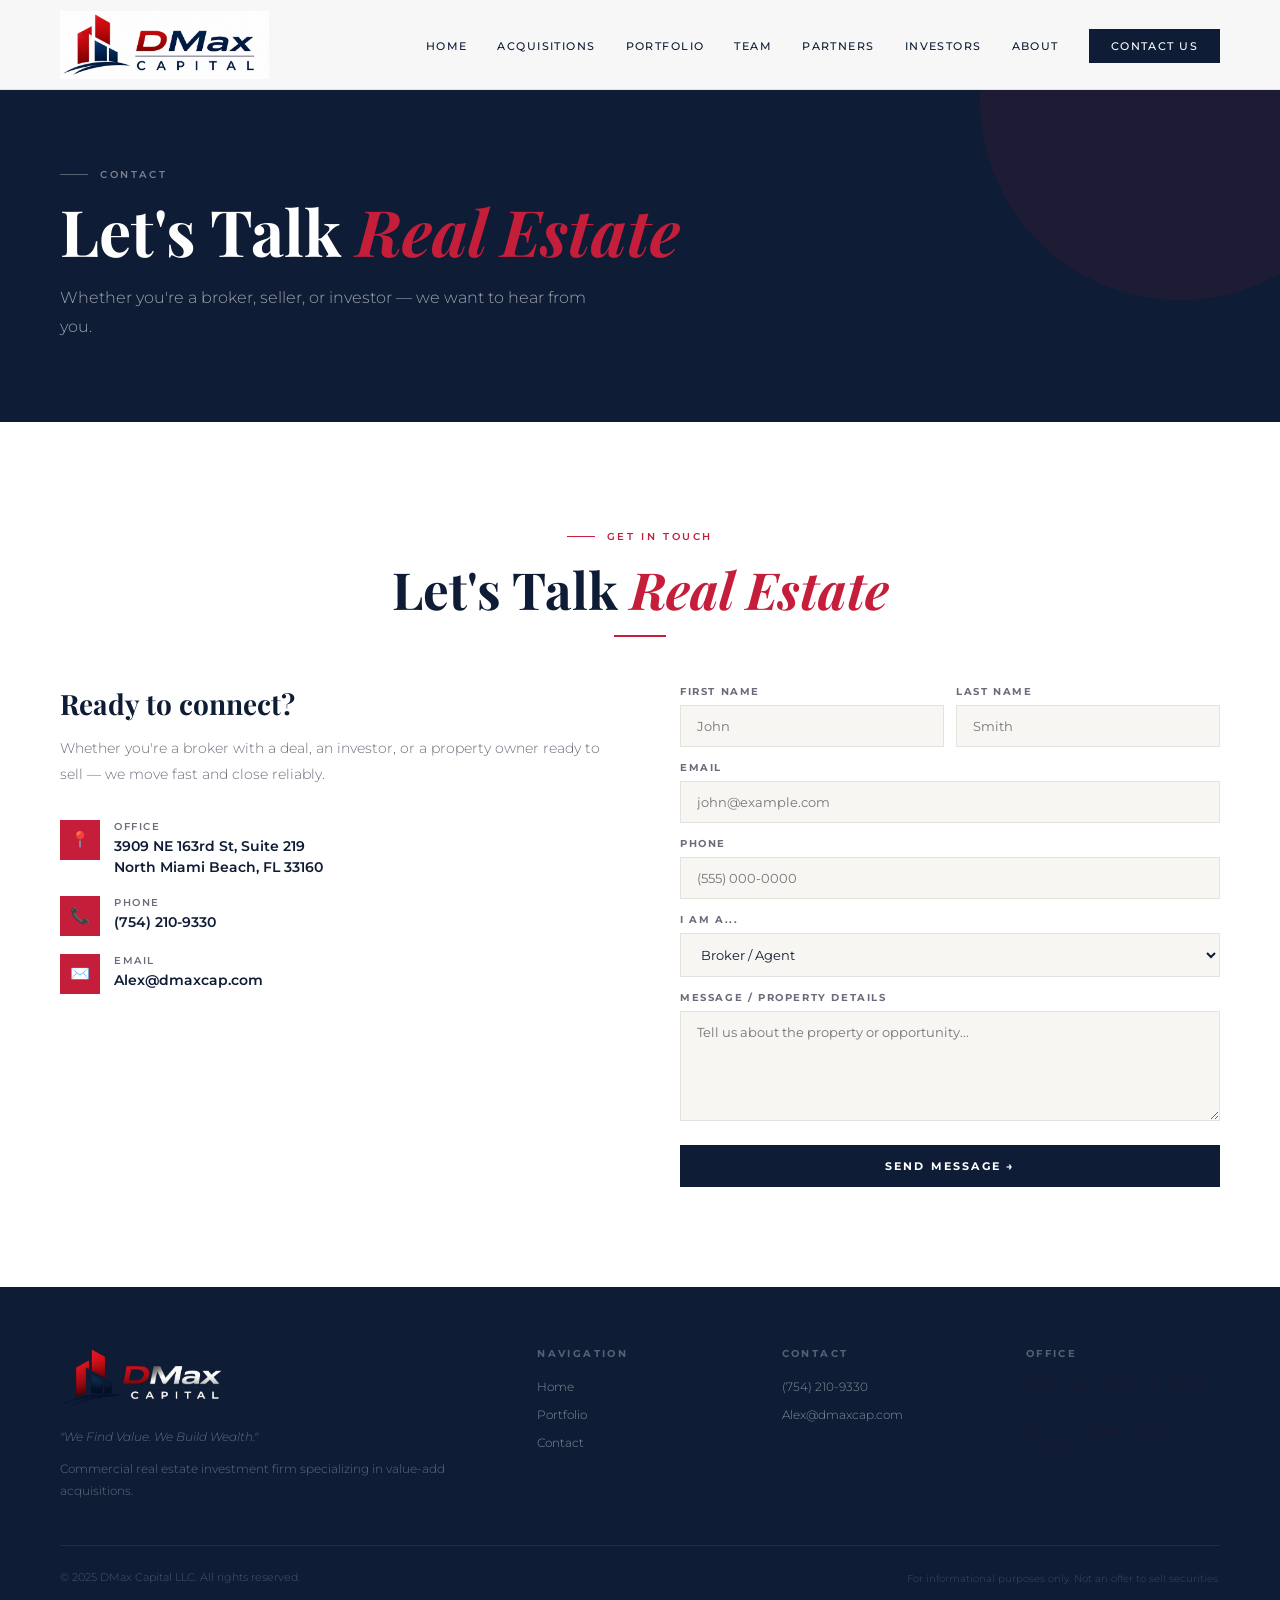
<file: contact.html>
<!DOCTYPE html>
<html lang="en">
<head>
<meta charset="UTF-8">
<meta name="viewport" content="width=device-width, initial-scale=1.0">
<title>Contact — DMax Capital LLC</title>
<link rel="preconnect" href="https://fonts.googleapis.com">
<link rel="preconnect" href="https://fonts.gstatic.com" crossorigin>
<link href="https://fonts.googleapis.com/css2?family=Montserrat:wght@300;400;500;600;700&family=Playfair+Display:ital,wght@0,400;0,600;0,700;1,400;1,600&display=swap" rel="stylesheet">
<link rel="stylesheet" href="assets/css/style.css">
</head>
<body>

<nav id="nav">
  <div class="nav-logo"><img src="assets/images/logo-nav.jpg" alt="DMax Capital LLC" width="180" height="68"></div>
  <ul class="nav-menu"><li><a href="index.html" >Home</a></li><li><a href="acquisitions.html" >Acquisitions</a></li><li><a href="portfolio.html" >Portfolio</a></li><li><a href="team.html" >Team</a></li><li><a href="partners.html" >Partners</a></li><li><a href="investors.html" >Investors</a></li><li><a href="about.html" >About</a></li><li><a href="contact.html" class="nav-cta">Contact Us</a></li></ul>
  <button class="hamburger" id="ham" aria-label="Menu"><span></span><span></span><span></span></button>
</nav>
<div class="mob-menu" id="mob-menu">
  <a href="index.html">Home</a>
  <a href="acquisitions.html">Acquisitions</a>
  <a href="portfolio.html">Portfolio</a>
  <a href="team.html">Team</a>
  <a href="partners.html">Partners</a>
  <a href="investors.html">Investors</a>
  <a href="about.html">About</a>
  <a href="contact.html" class="nav-cta">Contact Us</a>
</div>
<div class="page-hero"><div class="page-hero-inner"><div class="page-hero-tag">Contact</div><h1>Let's Talk <em>Real Estate</em></h1><p>Whether you're a broker, seller, or investor — we want to hear from you.</p></div></div>
<section class="sec sec-white"><div class="wrap"><div class="fu" style="text-align:center;max-width:540px;margin:0 auto 48px"><div class="etag" style="justify-content:center">Get In Touch</div><h2 class="sh" style="text-align:center">Let's Talk <em>Real Estate</em></h2><div class="rule" style="margin:0 auto"></div></div>
<div class="contact-g fu"><div><h3 class="ci-title">Ready to connect?</h3><p class="ci-text">Whether you're a broker with a deal, an investor, or a property owner ready to sell — we move fast and close reliably.</p>
<div class="cds"><div class="cd"><div class="cd-ico">📍</div><div><div class="cd-lbl">Office</div><div class="cd-val">3909 NE 163rd St, Suite 219<br>North Miami Beach, FL 33160</div></div></div><div class="cd"><div class="cd-ico">📞</div><div><div class="cd-lbl">Phone</div><div class="cd-val">(754) 210-9330</div></div></div><div class="cd"><div class="cd-ico">✉️</div><div><div class="cd-lbl">Email</div><div class="cd-val">Alex@dmaxcap.com</div></div></div></div></div>
<form id="contact-form"><input type="hidden" name="access_key" value="ee4964a1-6a42-4dbc-aab6-045f0efc76d7"><input type="hidden" name="subject" value="New Contact Form Submission - DMax Capital"><input type="hidden" name="from_name" value="DMax Capital Website"><div class="fr2"><div class="fg"><label class="fl">First Name</label><input type="text" class="fi" name="first_name" placeholder="John" required></div><div class="fg"><label class="fl">Last Name</label><input type="text" class="fi" name="last_name" placeholder="Smith"></div></div><div class="fg"><label class="fl">Email</label><input type="email" class="fi" name="email" placeholder="john@example.com" required></div><div class="fg"><label class="fl">Phone</label><input type="tel" class="fi" name="phone" placeholder="(555) 000-0000"></div><div class="fg"><label class="fl">I am a...</label><select class="fsel" name="type"><option>Broker / Agent</option><option>Property Owner / Seller</option><option>Investor</option><option>Other</option></select></div><div class="fg"><label class="fl">Message / Property Details</label><textarea class="fta" name="message" placeholder="Tell us about the property or opportunity..."></textarea></div><button class="fsub" id="fsub" type="submit">Send Message →</button></form></div></div></section>
<footer><div class="wrap"><div class="fg-g">
<div><div class="fl-logo"><img src="assets/images/logo-footer.png" alt="DMax Capital" width="180" height="64"></div><div class="fl-slogan">"We Find Value. We Build Wealth."</div><p class="fl-desc">Commercial real estate investment firm specializing in value-add acquisitions.</p></div>
<div><div class="fc-head">Navigation</div><ul class="flinks"><li><a href="index.html">Home</a></li><li><a href="portfolio.html">Portfolio</a></li><li><a href="contact.html">Contact</a></li></ul></div>
<div><div class="fc-head">Contact</div><ul class="flinks"><li><a href="tel:7542109330">(754) 210-9330</a></li><li><a href="mailto:Alex@dmaxcap.com">Alex@dmaxcap.com</a></li></ul></div>
<div><div class="fc-head">Office</div><ul class="flinks"><li>3909 NE 163rd St, Suite 219</li><li>North Miami Beach, FL 33160</li></ul></div>
</div><div class="fbot"><div class="fcopy">© 2025 DMax Capital LLC. All rights reserved.</div><div class="fdisc">For informational purposes only. Not an offer to sell securities.</div></div></div></footer>

<script src="assets/js/main.js"></script>
</body>
</html>
</file>
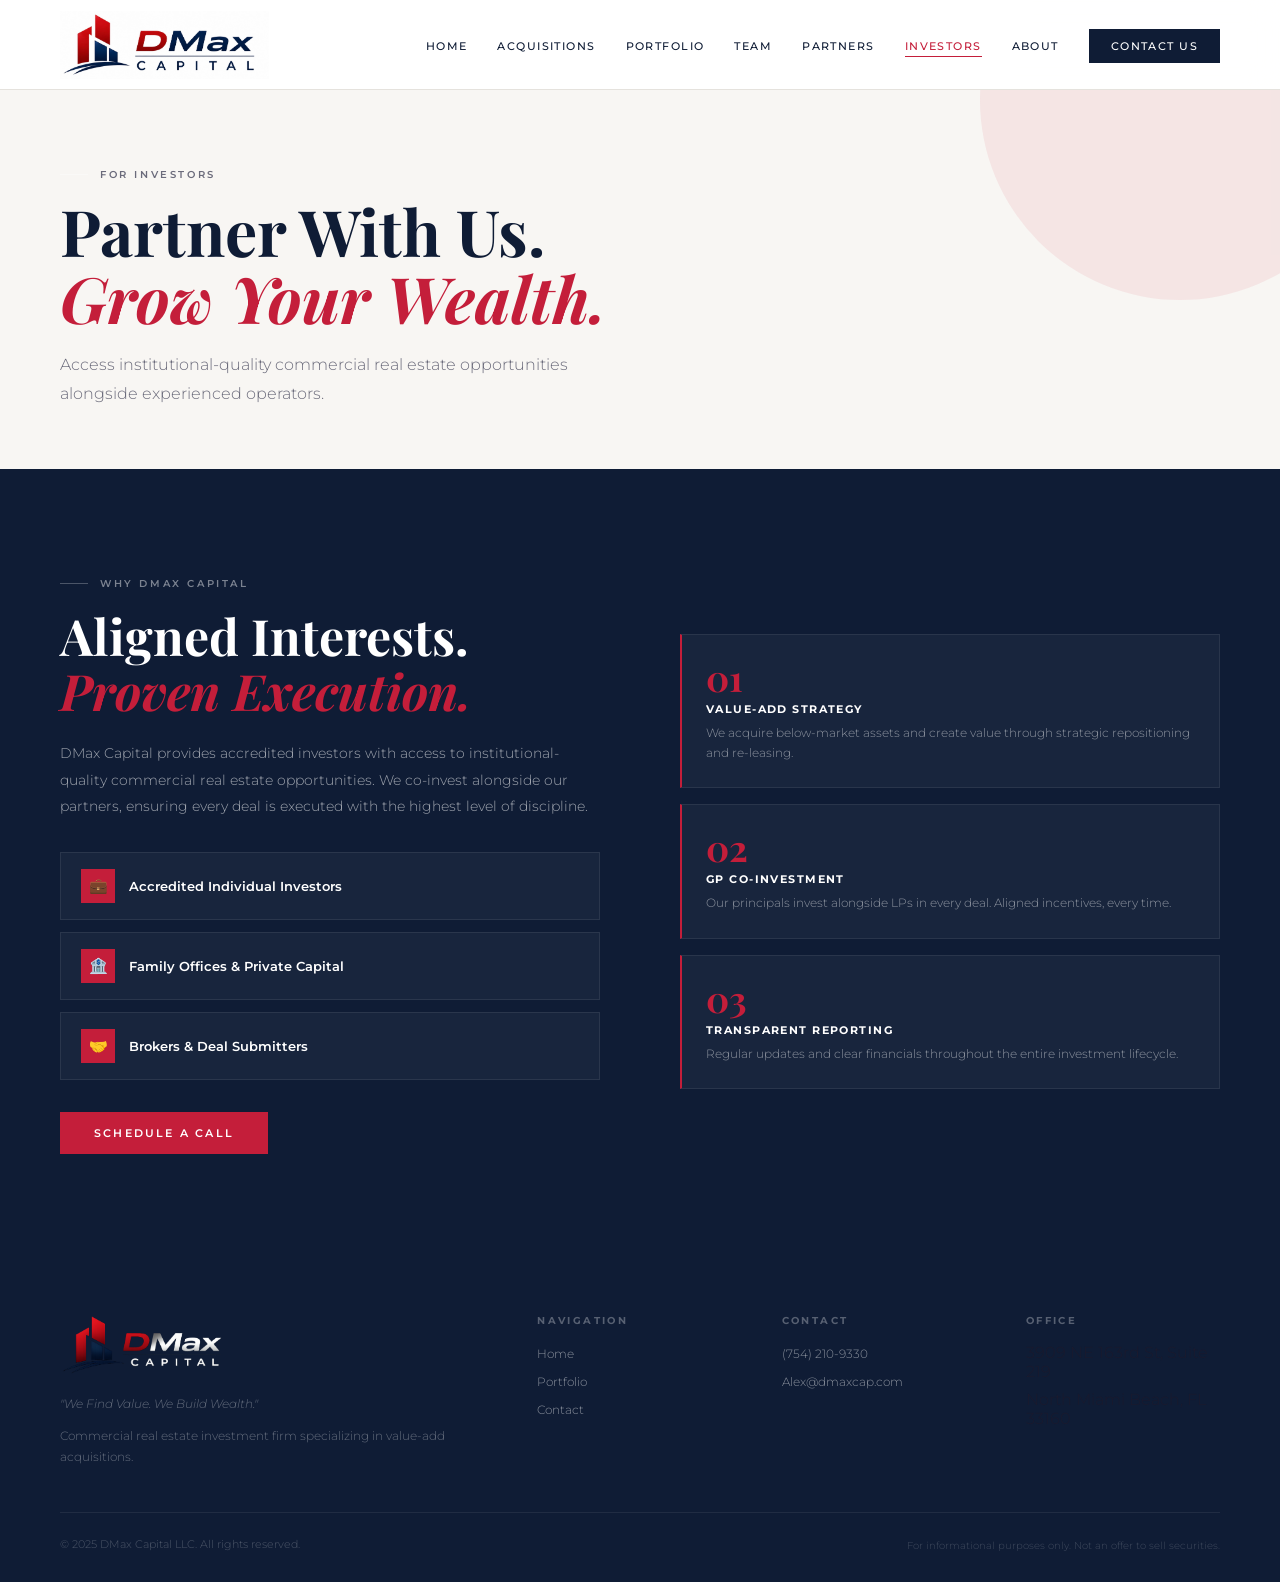
<file: investors.html>
<!DOCTYPE html>
<html lang="en">
<head>
<meta charset="UTF-8">
<meta name="viewport" content="width=device-width, initial-scale=1.0">
<title>Investors — DMax Capital LLC</title>
<link rel="preconnect" href="https://fonts.googleapis.com">
<link rel="preconnect" href="https://fonts.gstatic.com" crossorigin>
<link href="https://fonts.googleapis.com/css2?family=Montserrat:wght@300;400;500;600;700&family=Playfair+Display:ital,wght@0,400;0,600;0,700;1,400;1,600&display=swap" rel="stylesheet">
<link rel="stylesheet" href="assets/css/style.css">
</head>
<body>

<nav id="nav">
  <div class="nav-logo"><img src="assets/images/logo-nav.jpg" alt="DMax Capital LLC" width="180" height="68"></div>
  <ul class="nav-menu"><li><a href="index.html" >Home</a></li><li><a href="acquisitions.html" >Acquisitions</a></li><li><a href="portfolio.html" >Portfolio</a></li><li><a href="team.html" >Team</a></li><li><a href="partners.html" >Partners</a></li><li><a href="investors.html" class="active">Investors</a></li><li><a href="about.html" >About</a></li><li><a href="contact.html" class="nav-cta">Contact Us</a></li></ul>
  <button class="hamburger" id="ham" aria-label="Menu"><span></span><span></span><span></span></button>
</nav>
<div class="mob-menu" id="mob-menu">
  <a href="index.html">Home</a>
  <a href="acquisitions.html">Acquisitions</a>
  <a href="portfolio.html">Portfolio</a>
  <a href="team.html">Team</a>
  <a href="partners.html">Partners</a>
  <a href="investors.html">Investors</a>
  <a href="about.html">About</a>
  <a href="contact.html" class="nav-cta">Contact Us</a>
</div>
<div class="page-hero" style="background:var(--off);padding-bottom:60px"><div class="page-hero-inner"><div class="page-hero-tag" style="color:var(--muted)">For Investors</div><h1 style="color:var(--navy)">Partner With Us.<br><em>Grow Your Wealth.</em></h1><p style="color:var(--muted)">Access institutional-quality commercial real estate opportunities alongside experienced operators.</p></div></div>
<section class="sec sec-navy"><div class="wrap"><div class="inv-g fu"><div><div class="etag etag-w">Why DMax Capital</div><h2 style="font-family:'Playfair Display',serif;font-size:clamp(32px,4vw,50px);font-weight:700;color:var(--white);line-height:1.1;margin-bottom:22px">Aligned Interests.<br><em style="font-style:italic;color:var(--red)">Proven Execution.</em></h2><p class="inv-text">DMax Capital provides accredited investors with access to institutional-quality commercial real estate opportunities. We co-invest alongside our partners, ensuring every deal is executed with the highest level of discipline.</p>
<div class="itypes"><div class="itype"><div class="itype-ico">💼</div><div class="itype-t">Accredited Individual Investors</div></div><div class="itype"><div class="itype-ico">🏦</div><div class="itype-t">Family Offices & Private Capital</div></div><div class="itype"><div class="itype-ico">🤝</div><div class="itype-t">Brokers & Deal Submitters</div></div></div>
<a href="contact.html" class="btn-red">Schedule a Call</a></div>
<div class="fu2"><div class="bens"><div class="ben"><div class="ben-n">01</div><div class="ben-t">Value-Add Strategy</div><div class="ben-d">We acquire below-market assets and create value through strategic repositioning and re-leasing.</div></div><div class="ben"><div class="ben-n">02</div><div class="ben-t">GP Co-Investment</div><div class="ben-d">Our principals invest alongside LPs in every deal. Aligned incentives, every time.</div></div><div class="ben"><div class="ben-n">03</div><div class="ben-t">Transparent Reporting</div><div class="ben-d">Regular updates and clear financials throughout the entire investment lifecycle.</div></div></div></div>
</div></div></section>
<footer><div class="wrap"><div class="fg-g">
<div><div class="fl-logo"><img src="assets/images/logo-footer.png" alt="DMax Capital" width="180" height="64"></div><div class="fl-slogan">"We Find Value. We Build Wealth."</div><p class="fl-desc">Commercial real estate investment firm specializing in value-add acquisitions.</p></div>
<div><div class="fc-head">Navigation</div><ul class="flinks"><li><a href="index.html">Home</a></li><li><a href="portfolio.html">Portfolio</a></li><li><a href="contact.html">Contact</a></li></ul></div>
<div><div class="fc-head">Contact</div><ul class="flinks"><li><a href="tel:7542109330">(754) 210-9330</a></li><li><a href="mailto:Alex@dmaxcap.com">Alex@dmaxcap.com</a></li></ul></div>
<div><div class="fc-head">Office</div><ul class="flinks"><li>3909 NE 163rd St, Suite 219</li><li>North Miami Beach, FL 33160</li></ul></div>
</div><div class="fbot"><div class="fcopy">© 2025 DMax Capital LLC. All rights reserved.</div><div class="fdisc">For informational purposes only. Not an offer to sell securities.</div></div></div></footer>

<script src="assets/js/main.js"></script>
</body>
</html>
</file>
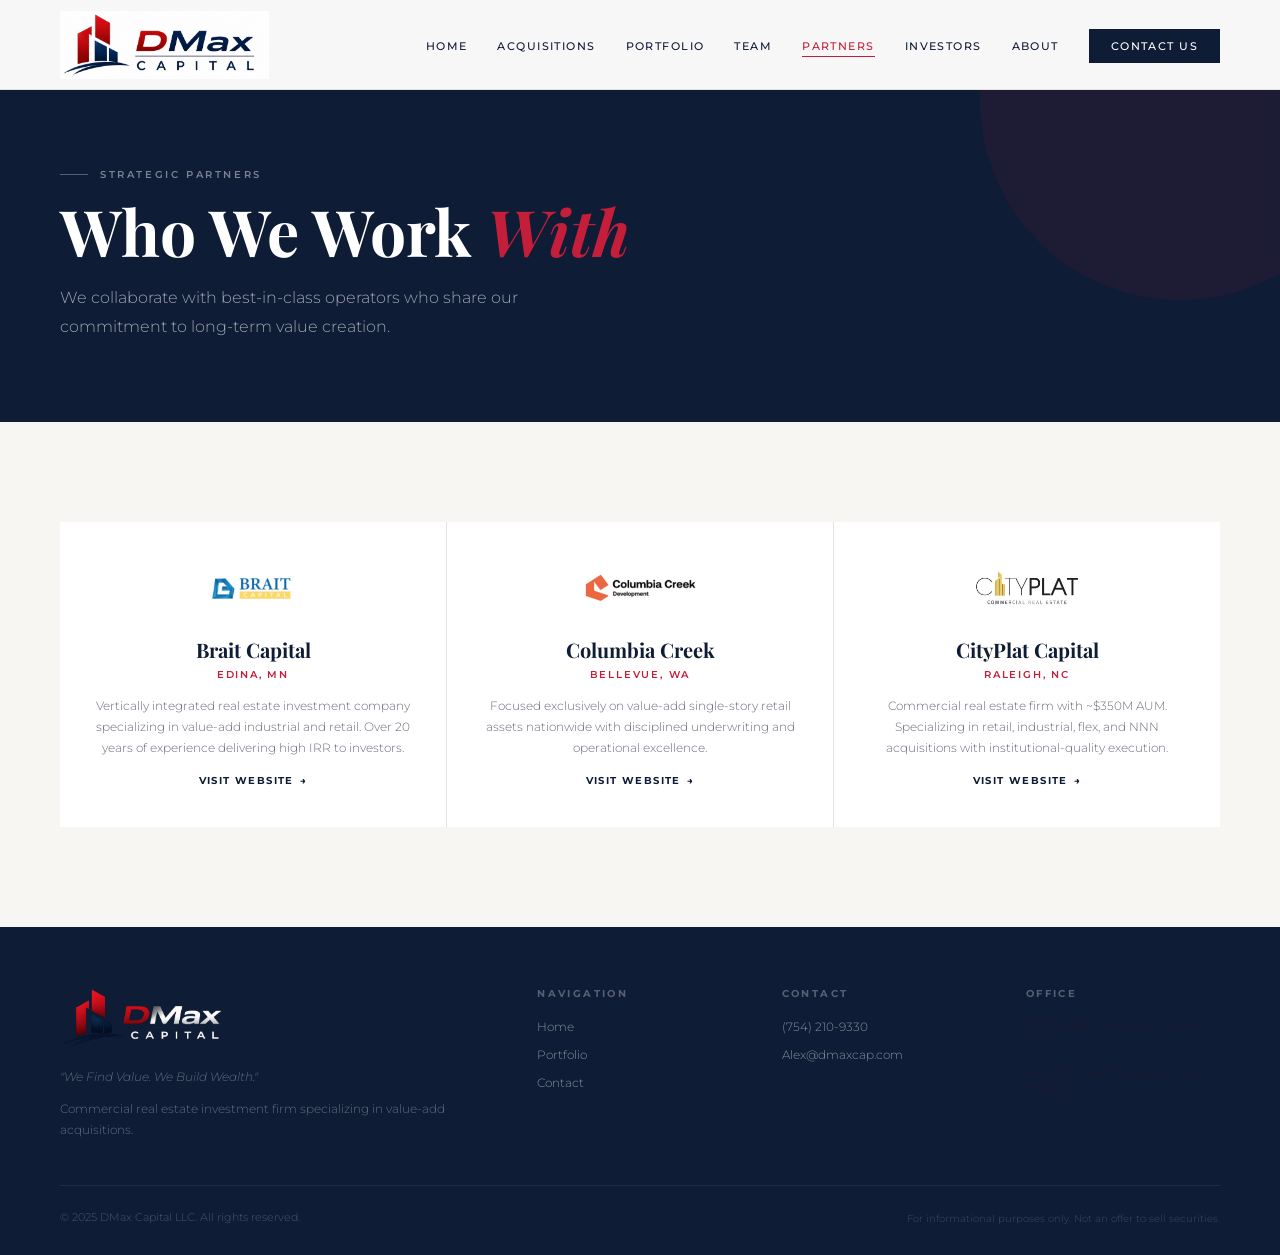
<file: partners.html>
<!DOCTYPE html>
<html lang="en">
<head>
<meta charset="UTF-8">
<meta name="viewport" content="width=device-width, initial-scale=1.0">
<title>Partners — DMax Capital LLC</title>
<link rel="preconnect" href="https://fonts.googleapis.com">
<link rel="preconnect" href="https://fonts.gstatic.com" crossorigin>
<link href="https://fonts.googleapis.com/css2?family=Montserrat:wght@300;400;500;600;700&family=Playfair+Display:ital,wght@0,400;0,600;0,700;1,400;1,600&display=swap" rel="stylesheet">
<link rel="stylesheet" href="assets/css/style.css">
</head>
<body>

<nav id="nav">
  <div class="nav-logo"><img src="assets/images/logo-nav.jpg" alt="DMax Capital LLC" width="180" height="68"></div>
  <ul class="nav-menu"><li><a href="index.html" >Home</a></li><li><a href="acquisitions.html" >Acquisitions</a></li><li><a href="portfolio.html" >Portfolio</a></li><li><a href="team.html" >Team</a></li><li><a href="partners.html" class="active">Partners</a></li><li><a href="investors.html" >Investors</a></li><li><a href="about.html" >About</a></li><li><a href="contact.html" class="nav-cta">Contact Us</a></li></ul>
  <button class="hamburger" id="ham" aria-label="Menu"><span></span><span></span><span></span></button>
</nav>
<div class="mob-menu" id="mob-menu">
  <a href="index.html">Home</a>
  <a href="acquisitions.html">Acquisitions</a>
  <a href="portfolio.html">Portfolio</a>
  <a href="team.html">Team</a>
  <a href="partners.html">Partners</a>
  <a href="investors.html">Investors</a>
  <a href="about.html">About</a>
  <a href="contact.html" class="nav-cta">Contact Us</a>
</div>
<div class="page-hero"><div class="page-hero-inner"><div class="page-hero-tag">Strategic Partners</div><h1>Who We Work <em>With</em></h1><p>We collaborate with best-in-class operators who share our commitment to long-term value creation.</p></div></div>
<section class="sec sec-off"><div class="wrap">
<div class="part-g fu">
<div class="pc"><img class="pc-logo" src="assets/images/brait-logo.png" alt="Brait Capital" loading="lazy" width="170" height="52"><div class="pc-name">Brait Capital</div><div class="pc-loc">Edina, MN</div><p class="pc-desc">Vertically integrated real estate investment company specializing in value-add industrial and retail. Over 20 years of experience delivering high IRR to investors.</p><a href="https://braitcapital.com" target="_blank" class="pc-link">Visit Website</a></div>
<div class="pc"><img class="pc-logo" src="assets/images/columbia-creek-logo.png" alt="Columbia Creek" loading="lazy" width="170" height="52"><div class="pc-name">Columbia Creek</div><div class="pc-loc">Bellevue, WA</div><p class="pc-desc">Focused exclusively on value-add single-story retail assets nationwide with disciplined underwriting and operational excellence.</p><a href="https://columbiacreek.com" target="_blank" class="pc-link">Visit Website</a></div>
<div class="pc"><img class="pc-logo" src="assets/images/cityplat-logo.png" alt="CityPlat Capital" loading="lazy" width="170" height="52"><div class="pc-name">CityPlat Capital</div><div class="pc-loc">Raleigh, NC</div><p class="pc-desc">Commercial real estate firm with ~$350M AUM. Specializing in retail, industrial, flex, and NNN acquisitions with institutional-quality execution.</p><a href="https://cityplat.com" target="_blank" class="pc-link">Visit Website</a></div>
</div>
</div></section>
<footer><div class="wrap"><div class="fg-g">
<div><div class="fl-logo"><img src="assets/images/logo-footer.png" alt="DMax Capital" width="180" height="64"></div><div class="fl-slogan">"We Find Value. We Build Wealth."</div><p class="fl-desc">Commercial real estate investment firm specializing in value-add acquisitions.</p></div>
<div><div class="fc-head">Navigation</div><ul class="flinks"><li><a href="index.html">Home</a></li><li><a href="portfolio.html">Portfolio</a></li><li><a href="contact.html">Contact</a></li></ul></div>
<div><div class="fc-head">Contact</div><ul class="flinks"><li><a href="tel:7542109330">(754) 210-9330</a></li><li><a href="mailto:Alex@dmaxcap.com">Alex@dmaxcap.com</a></li></ul></div>
<div><div class="fc-head">Office</div><ul class="flinks"><li>3909 NE 163rd St, Suite 219</li><li>North Miami Beach, FL 33160</li></ul></div>
</div><div class="fbot"><div class="fcopy">© 2025 DMax Capital LLC. All rights reserved.</div><div class="fdisc">For informational purposes only. Not an offer to sell securities.</div></div></div></footer>

<script src="assets/js/main.js"></script>
</body>
</html>
</file>
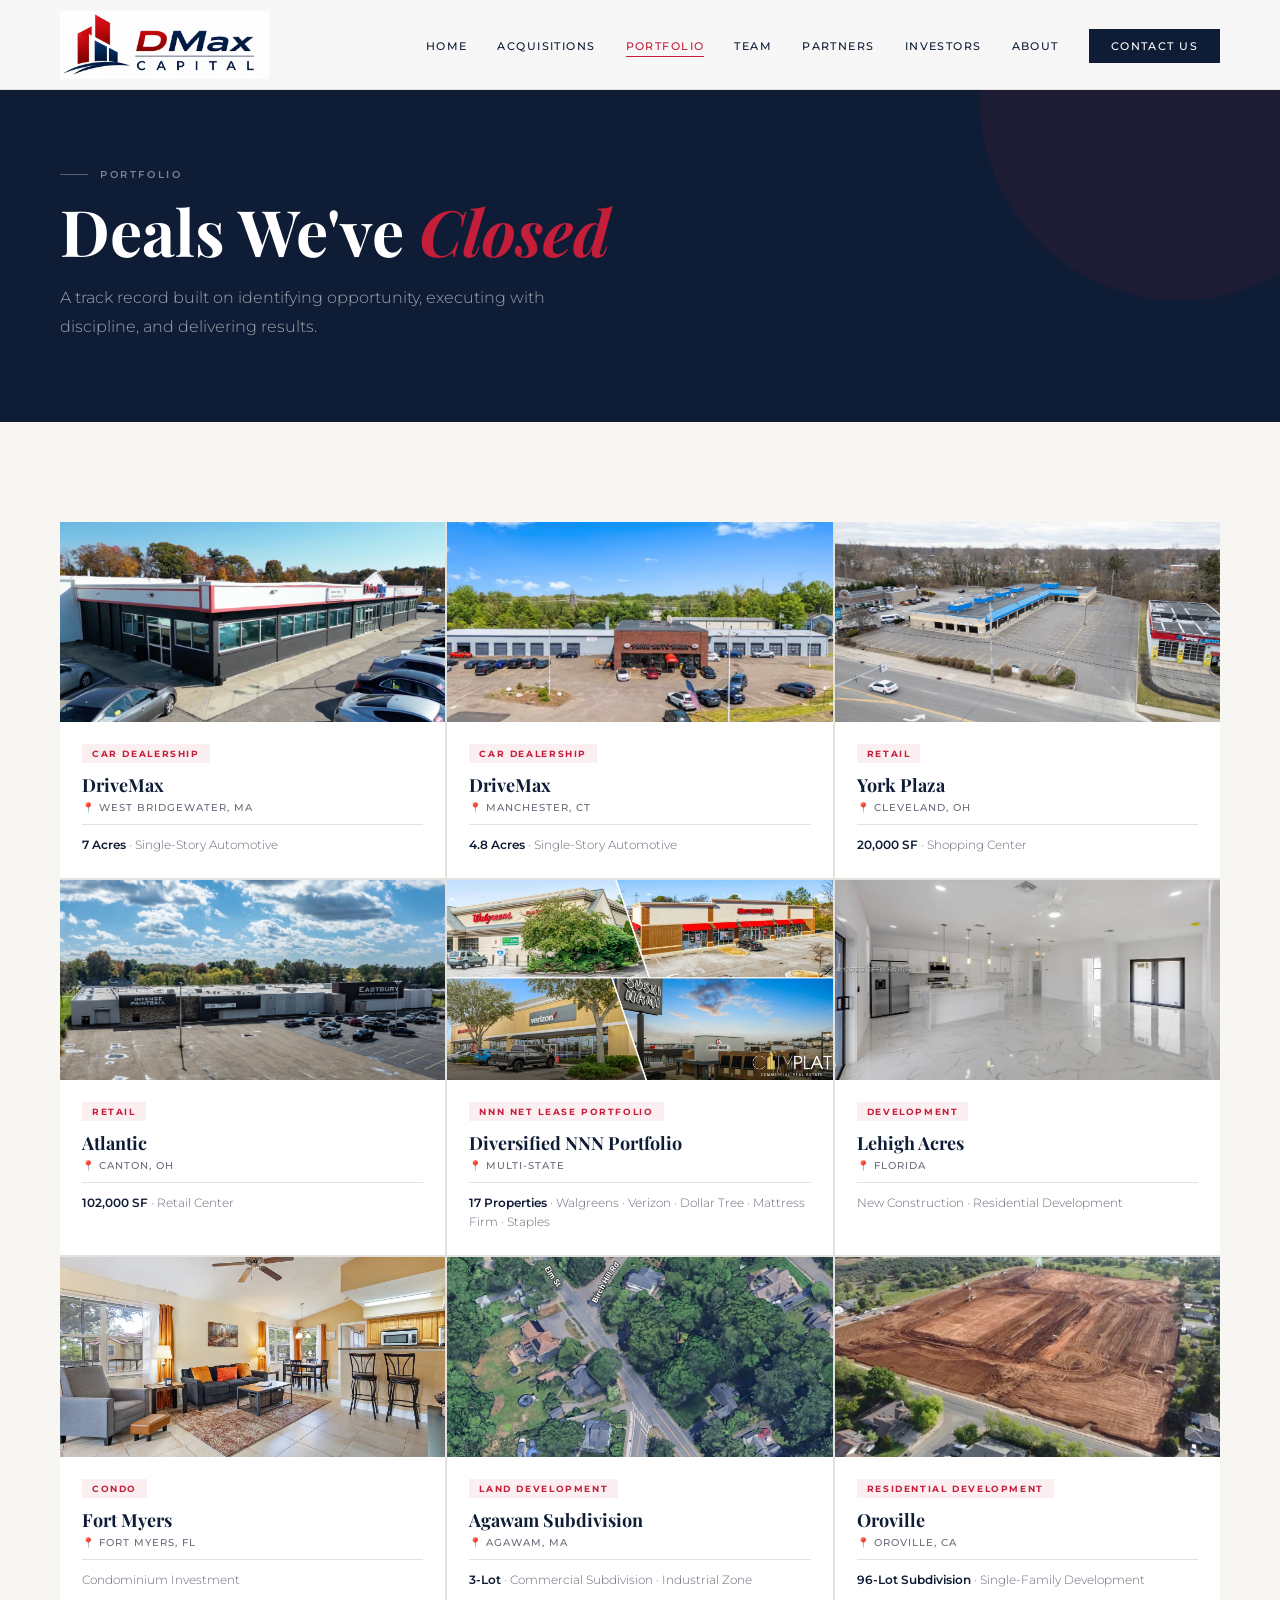
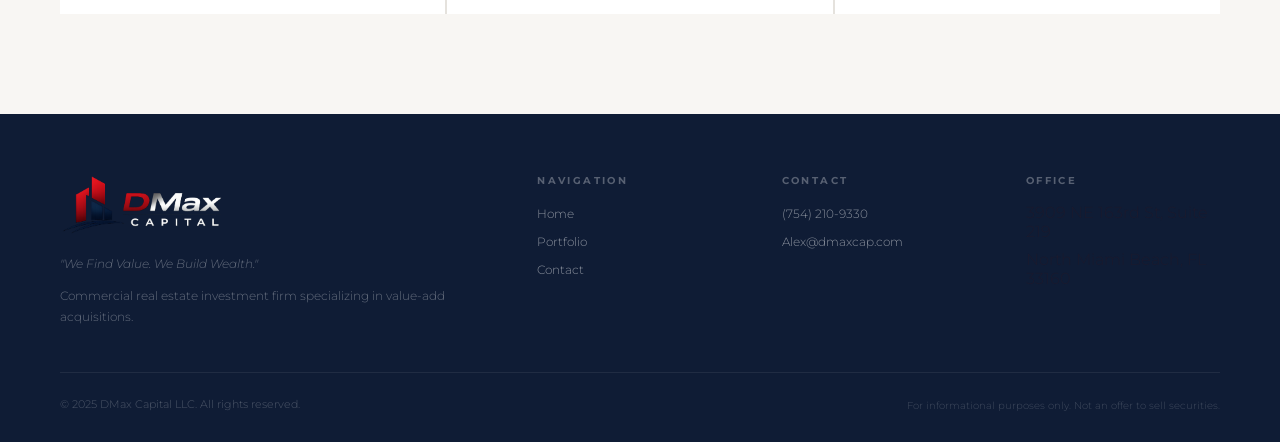
<file: portfolio.html>
<!DOCTYPE html>
<html lang="en">
<head>
<meta charset="UTF-8">
<meta name="viewport" content="width=device-width, initial-scale=1.0">
<meta name="description" content="DMax Capital portfolio - Commercial real estate projects completed across Northeast, Midwest, and Southeast.">
<title>Portfolio — DMax Capital LLC</title>
<link rel="preconnect" href="https://fonts.googleapis.com">
<link rel="preconnect" href="https://fonts.gstatic.com" crossorigin>
<link href="https://fonts.googleapis.com/css2?family=Montserrat:wght@300;400;500;600;700&family=Playfair+Display:ital,wght@0,400;0,600;0,700;1,400;1,600&display=swap" rel="stylesheet">
<link rel="stylesheet" href="assets/css/style.css">
</head>
<body>

<nav id="nav">
  <div class="nav-logo"><img src="assets/images/logo-nav.jpg" alt="DMax Capital LLC" width="180" height="68"></div>
  <ul class="nav-menu">
    <li><a href="index.html">Home</a></li>
    
    <li><a href="acquisitions.html">Acquisitions</a></li>
    <li><a href="portfolio.html" class="active">Portfolio</a></li>
    <li><a href="team.html">Team</a></li>
    <li><a href="partners.html">Partners</a></li>
    <li><a href="investors.html">Investors</a></li>
    <li><a href="about.html" >About</a></li><li><a href="contact.html" class="nav-cta">Contact Us</a></li>
  </ul>
  <button class="hamburger" id="ham" aria-label="Menu"><span></span><span></span><span></span></button>
</nav>
<div class="mob-menu" id="mob-menu">
  <a href="index.html">Home</a>
  <a href="acquisitions.html">Acquisitions</a>
  <a href="portfolio.html">Portfolio</a>
  <a href="team.html">Team</a>
  <a href="partners.html">Partners</a>
  <a href="investors.html">Investors</a>
  <a href="about.html">About</a>
  <a href="contact.html" class="nav-cta">Contact Us</a>
</div>

<div class="page-hero"><div class="page-hero-inner"><div class="page-hero-tag">Portfolio</div><h1>Deals We've <em>Closed</em></h1><p>A track record built on identifying opportunity, executing with discipline, and delivering results.</p></div></div>

<section class="sec sec-off"><div class="wrap">
<div class="port-g fu">
<div class="deal"><img class="deal-img" src="assets/images/drivemax-ma.png" alt="DriveMax West Bridgewater MA" loading="lazy" width="400" height="200"><div class="deal-body"><div class="d-badge">Car Dealership</div><div class="d-name">DriveMax</div><div class="d-loc">📍 West Bridgewater, MA</div><div class="d-size"><strong>7 Acres</strong> · Single-Story Automotive</div></div></div>
<div class="deal"><img class="deal-img" src="assets/images/drivemax-ct.jpg" alt="DriveMax Manchester CT" loading="lazy" width="400" height="200"><div class="deal-body"><div class="d-badge">Car Dealership</div><div class="d-name">DriveMax</div><div class="d-loc">📍 Manchester, CT</div><div class="d-size"><strong>4.8 Acres</strong> · Single-Story Automotive</div></div></div>
<div class="deal"><img class="deal-img" src="assets/images/york-plaza.png" alt="York Plaza Cleveland OH" loading="lazy" width="400" height="200"><div class="deal-body"><div class="d-badge">Retail</div><div class="d-name">York Plaza</div><div class="d-loc">📍 Cleveland, OH</div><div class="d-size"><strong>20,000 SF</strong> · Shopping Center</div></div></div>
<div class="deal"><img class="deal-img" src="assets/images/atlantic.png" alt="Atlantic Canton OH" loading="lazy" width="400" height="200"><div class="deal-body"><div class="d-badge">Retail</div><div class="d-name">Atlantic</div><div class="d-loc">📍 Canton, OH</div><div class="d-size"><strong>102,000 SF</strong> · Retail Center</div></div></div>
<div class="deal"><img class="deal-img" src="assets/images/nnn-portfolio.png" alt="NNN Portfolio" loading="lazy" width="400" height="200"><div class="deal-body"><div class="d-badge">NNN Net Lease Portfolio</div><div class="d-name">Diversified NNN Portfolio</div><div class="d-loc">📍 Multi-State</div><div class="d-size"><strong>17 Properties</strong> · Walgreens · Verizon · Dollar Tree · Mattress Firm · Staples</div></div></div>
<div class="deal"><img class="deal-img" src="assets/images/lehigh.png" alt="Lehigh Acres FL" loading="lazy" width="400" height="200"><div class="deal-body"><div class="d-badge">Development</div><div class="d-name">Lehigh Acres</div><div class="d-loc">📍 Florida</div><div class="d-size">New Construction · Residential Development</div></div></div>
<div class="deal"><img class="deal-img" src="assets/images/fort-myers.png" alt="Fort Myers FL" loading="lazy" width="400" height="200"><div class="deal-body"><div class="d-badge">Condo</div><div class="d-name">Fort Myers</div><div class="d-loc">📍 Fort Myers, FL</div><div class="d-size">Condominium Investment</div></div></div>
<div class="deal"><img class="deal-img" src="assets/images/agawam.png" alt="Agawam MA" loading="lazy" width="400" height="200"><div class="deal-body"><div class="d-badge">Land Development</div><div class="d-name">Agawam Subdivision</div><div class="d-loc">📍 Agawam, MA</div><div class="d-size"><strong>3-Lot</strong> · Commercial Subdivision · Industrial Zone</div></div></div>
<div class="deal"><img class="deal-img" src="assets/images/oroville.jpg" alt="Oroville CA" loading="lazy" width="400" height="200"><div class="deal-body"><div class="d-badge">Residential Development</div><div class="d-name">Oroville</div><div class="d-loc">📍 Oroville, CA</div><div class="d-size"><strong>96-Lot Subdivision</strong> · Single-Family Development</div></div></div>
</div>
</div></section>

<footer><div class="wrap"><div class="fg-g">
<div><div class="fl-logo"><img src="assets/images/logo-footer.png" alt="DMax Capital" width="180" height="64"></div><div class="fl-slogan">"We Find Value. We Build Wealth."</div><p class="fl-desc">Commercial real estate investment firm specializing in value-add acquisitions.</p></div>
<div><div class="fc-head">Navigation</div><ul class="flinks"><li><a href="index.html">Home</a></li><li><a href="portfolio.html">Portfolio</a></li><li><a href="contact.html">Contact</a></li></ul></div>
<div><div class="fc-head">Contact</div><ul class="flinks"><li><a href="tel:7542109330">(754) 210-9330</a></li><li><a href="mailto:Alex@dmaxcap.com">Alex@dmaxcap.com</a></li></ul></div>
<div><div class="fc-head">Office</div><ul class="flinks"><li>3909 NE 163rd St, Suite 219</li><li>North Miami Beach, FL 33160</li></ul></div>
</div><div class="fbot"><div class="fcopy">© 2025 DMax Capital LLC. All rights reserved.</div><div class="fdisc">For informational purposes only. Not an offer to sell securities.</div></div></div></footer>

<script src="assets/js/main.js"></script>
</body>
</html>
</file>
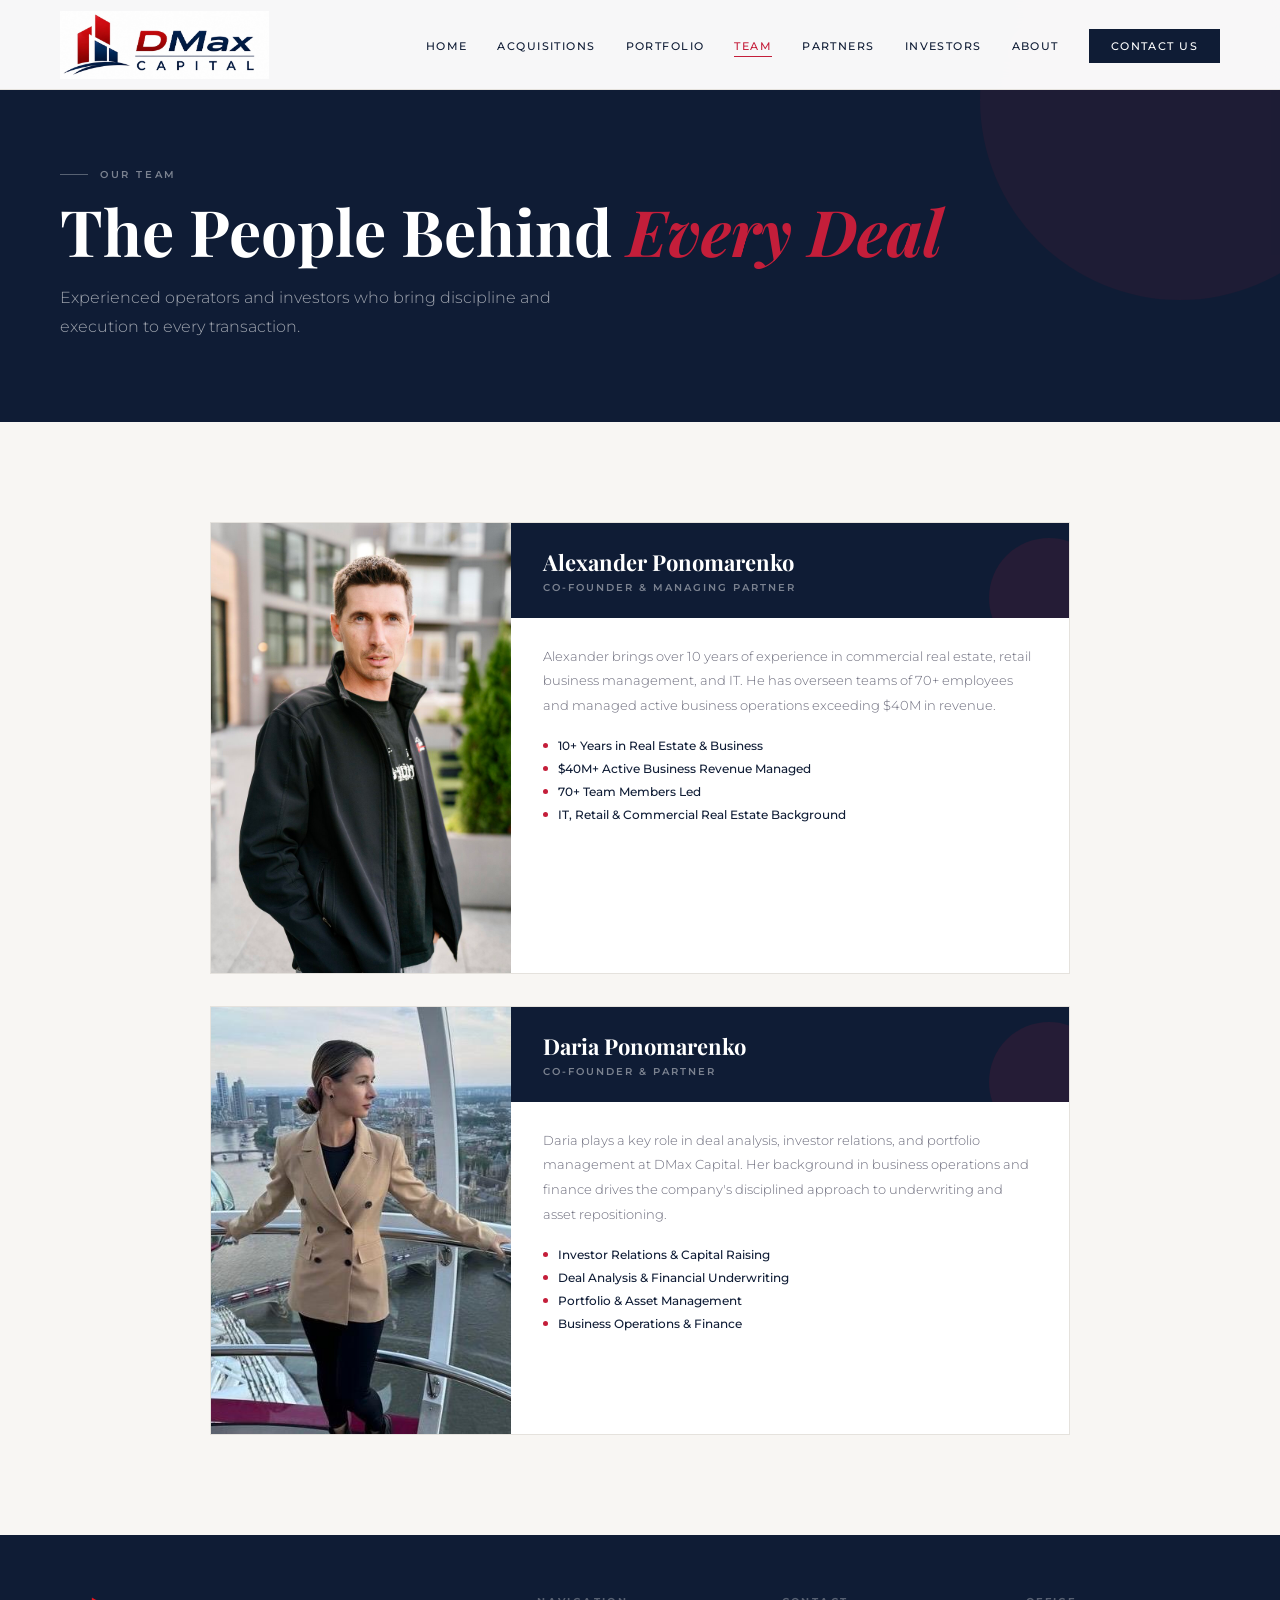
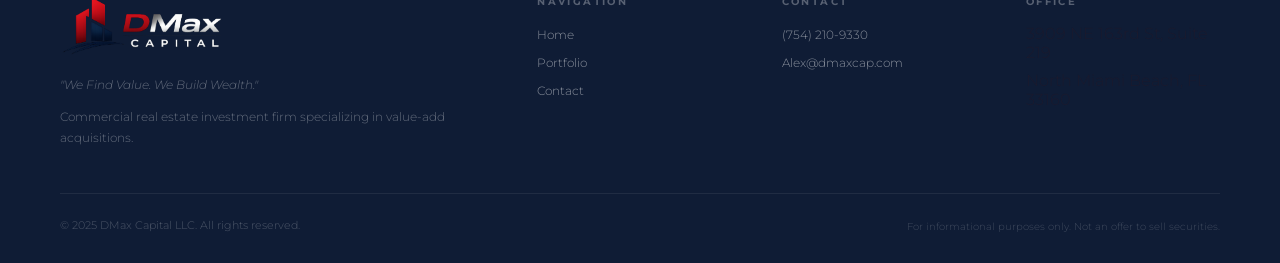
<file: team.html>
<!DOCTYPE html>
<html lang="en">
<head>
<meta charset="UTF-8">
<meta name="viewport" content="width=device-width, initial-scale=1.0">
<title>Team — DMax Capital LLC</title>
<link rel="preconnect" href="https://fonts.googleapis.com">
<link rel="preconnect" href="https://fonts.gstatic.com" crossorigin>
<link href="https://fonts.googleapis.com/css2?family=Montserrat:wght@300;400;500;600;700&family=Playfair+Display:ital,wght@0,400;0,600;0,700;1,400;1,600&display=swap" rel="stylesheet">
<link rel="stylesheet" href="assets/css/style.css">
</head>
<body>

<nav id="nav">
  <div class="nav-logo"><img src="assets/images/logo-nav.jpg" alt="DMax Capital LLC" width="180" height="68"></div>
  <ul class="nav-menu"><li><a href="index.html" >Home</a></li><li><a href="acquisitions.html" >Acquisitions</a></li><li><a href="portfolio.html" >Portfolio</a></li><li><a href="team.html" class="active">Team</a></li><li><a href="partners.html" >Partners</a></li><li><a href="investors.html" >Investors</a></li><li><a href="about.html" >About</a></li><li><a href="contact.html" class="nav-cta">Contact Us</a></li></ul>
  <button class="hamburger" id="ham" aria-label="Menu"><span></span><span></span><span></span></button>
</nav>
<div class="mob-menu" id="mob-menu">
  <a href="index.html">Home</a>
  <a href="acquisitions.html">Acquisitions</a>
  <a href="portfolio.html">Portfolio</a>
  <a href="team.html">Team</a>
  <a href="partners.html">Partners</a>
  <a href="investors.html">Investors</a>
  <a href="about.html">About</a>
  <a href="contact.html" class="nav-cta">Contact Us</a>
</div>
<div class="page-hero"><div class="page-hero-inner"><div class="page-hero-tag">Our Team</div><h1>The People Behind <em>Every Deal</em></h1><p>Experienced operators and investors who bring discipline and execution to every transaction.</p></div></div>
<section class="sec sec-off"><div class="wrap">
<div class="team-g fu">
<div class="tc"><img class="tc-photo" src="assets/images/alex.jpg" alt="Alexander Ponomarenko" loading="lazy" width="400" height="260"><div class="tc-top"><div class="tc-name">Alexander Ponomarenko</div><div class="tc-role">Co-Founder & Managing Partner</div></div><div class="tc-body"><p class="tc-bio">Alexander brings over 10 years of experience in commercial real estate, retail business management, and IT. He has overseen teams of 70+ employees and managed active business operations exceeding $40M in revenue.</p><div class="tc-hi"><div class="thi">10+ Years in Real Estate & Business</div><div class="thi">$40M+ Active Business Revenue Managed</div><div class="thi">70+ Team Members Led</div><div class="thi">IT, Retail & Commercial Real Estate Background</div></div></div></div>
<div class="tc"><img class="tc-photo" src="assets/images/daria.jpg" alt="Daria Ponomarenko" loading="lazy" width="400" height="260"><div class="tc-top"><div class="tc-name">Daria Ponomarenko</div><div class="tc-role">Co-Founder & Partner</div></div><div class="tc-body"><p class="tc-bio">Daria plays a key role in deal analysis, investor relations, and portfolio management at DMax Capital. Her background in business operations and finance drives the company's disciplined approach to underwriting and asset repositioning.</p><div class="tc-hi"><div class="thi">Investor Relations & Capital Raising</div><div class="thi">Deal Analysis & Financial Underwriting</div><div class="thi">Portfolio & Asset Management</div><div class="thi">Business Operations & Finance</div></div></div></div>
</div>
</div></section>
<footer><div class="wrap"><div class="fg-g">
<div><div class="fl-logo"><img src="assets/images/logo-footer.png" alt="DMax Capital" width="180" height="64"></div><div class="fl-slogan">"We Find Value. We Build Wealth."</div><p class="fl-desc">Commercial real estate investment firm specializing in value-add acquisitions.</p></div>
<div><div class="fc-head">Navigation</div><ul class="flinks"><li><a href="index.html">Home</a></li><li><a href="portfolio.html">Portfolio</a></li><li><a href="contact.html">Contact</a></li></ul></div>
<div><div class="fc-head">Contact</div><ul class="flinks"><li><a href="tel:7542109330">(754) 210-9330</a></li><li><a href="mailto:Alex@dmaxcap.com">Alex@dmaxcap.com</a></li></ul></div>
<div><div class="fc-head">Office</div><ul class="flinks"><li>3909 NE 163rd St, Suite 219</li><li>North Miami Beach, FL 33160</li></ul></div>
</div><div class="fbot"><div class="fcopy">© 2025 DMax Capital LLC. All rights reserved.</div><div class="fdisc">For informational purposes only. Not an offer to sell securities.</div></div></div></footer>

<script src="assets/js/main.js"></script>
</body>
</html>
</file>
<file: assets/css/style.css>
/* DMax Capital - Main Styles */
*,*::before,*::after{box-sizing:border-box;margin:0;padding:0}
:root{--red:#C41E3A;--red2:#E02040;--navy:#0F1C35;--white:#FFF;--off:#F8F6F3;--light:#F2F0ED;--border:#E5E2DD;--text:#1A1A2E;--muted:#6B6B7B}
html{scroll-behavior:smooth}
body{background:var(--white);color:var(--text);font-family:"Montserrat",sans-serif;font-weight:300;overflow-x:hidden}
::-webkit-scrollbar{width:4px}::-webkit-scrollbar-track{background:var(--white)}::-webkit-scrollbar-thumb{background:var(--red)}

/* Navigation */
#nav{position:fixed;top:0;left:0;right:0;z-index:999;padding:0 60px;height:90px;display:flex;align-items:center;justify-content:space-between;background:rgba(255,255,255,.97);backdrop-filter:blur(16px);border-bottom:1px solid var(--border);transition:box-shadow .3s}
#nav.scrolled{box-shadow:0 4px 30px rgba(0,0,0,.08)}
.nav-logo img{height:68px;width:auto;display:block}
.nav-menu{display:flex;align-items:center;gap:30px;list-style:none}
.nav-menu a{text-decoration:none;font-size:11px;font-weight:500;letter-spacing:.13em;text-transform:uppercase;color:var(--navy);transition:color .2s;position:relative}
.nav-menu a::after{content:"";position:absolute;bottom:-4px;left:0;width:0;height:1.5px;background:var(--red);transition:width .3s}
.nav-menu a:hover::after,.nav-menu a.active::after{width:100%}
.nav-menu a:hover,.nav-menu a.active{color:var(--red)}
.nav-cta{background:var(--navy)!important;color:var(--white)!important;padding:10px 22px}
.nav-cta::after{display:none!important}
.nav-cta:hover{background:var(--red)!important}

/* Sections */
.sec{padding:100px 60px}.sec-off{background:var(--off)}.sec-white{background:var(--white)}.sec-navy{background:var(--navy);color:var(--white)}
.wrap{max-width:1300px;margin:0 auto}
.etag{display:inline-flex;align-items:center;gap:12px;font-size:10px;font-weight:600;letter-spacing:.26em;text-transform:uppercase;color:var(--red);margin-bottom:18px}
.etag::before{content:"";width:28px;height:1px;background:var(--red)}
.etag-w{color:rgba(255,255,255,.45)}.etag-w::before{background:rgba(255,255,255,.25)}
h2.sh{font-family:"Playfair Display",serif;font-size:clamp(36px,4vw,56px);font-weight:700;line-height:1.1;margin-bottom:18px;color:var(--navy)}
h2.sh em{font-style:italic;color:var(--red)}
.rule{width:52px;height:2px;background:var(--red);margin-bottom:30px}
.btn-red{display:inline-block;background:var(--red);color:var(--white);padding:14px 34px;font-size:11px;font-weight:600;letter-spacing:.2em;text-transform:uppercase;text-decoration:none;transition:all .3s;border:none;cursor:pointer;font-family:"Montserrat",sans-serif}
.btn-red:hover{background:var(--red2);transform:translateY(-2px)}
.btn-outline{display:inline-block;border:1.5px solid var(--navy);color:var(--navy);padding:13px 34px;font-size:11px;font-weight:500;letter-spacing:.2em;text-transform:uppercase;text-decoration:none;transition:all .3s}
.btn-outline:hover{border-color:var(--red);color:var(--red);transform:translateY(-2px)}

/* Page Hero */
.page-hero{background:var(--navy);padding:160px 60px 80px;position:relative;overflow:hidden}
.page-hero::before{content:"";position:absolute;top:-100px;right:-100px;width:400px;height:400px;border-radius:50%;background:rgba(196,30,58,.08)}
.page-hero-inner{max-width:1300px;margin:0 auto;position:relative;z-index:1}
.page-hero-tag{display:inline-flex;align-items:center;gap:12px;font-size:10px;font-weight:600;letter-spacing:.26em;text-transform:uppercase;color:rgba(255,255,255,.45);margin-bottom:16px}
.page-hero-tag::before{content:"";width:28px;height:1px;background:rgba(255,255,255,.3)}
.page-hero h1{font-family:"Playfair Display",serif;font-size:clamp(44px,5vw,72px);font-weight:700;color:var(--white);line-height:1.05}
.page-hero h1 em{font-style:italic;color:var(--red)}
.page-hero p{font-size:16px;color:rgba(255,255,255,.6);line-height:1.8;max-width:560px;margin-top:20px}

/* About */
.about-g{display:grid;grid-template-columns:1fr 1fr;gap:90px;align-items:start}
.abt-p{font-size:14px;line-height:1.9;color:var(--muted);margin-bottom:20px}
.pillars{display:grid;grid-template-columns:1fr 1fr;gap:1px;background:var(--border);margin-top:44px}
.pillar{background:var(--white);padding:26px 22px;transition:background .3s}
.pillar:hover{background:var(--off)}
.p-num{font-family:"Playfair Display",serif;font-size:30px;font-weight:700;color:var(--red);margin-bottom:8px}
.p-title{font-size:11px;font-weight:600;letter-spacing:.14em;text-transform:uppercase;color:var(--navy);margin-bottom:7px}
.p-text{font-size:12px;color:var(--muted);line-height:1.65}
.qbox{background:var(--off);border-left:3px solid var(--red);padding:44px;position:relative}
.qbox::before{content:'"';font-family:"Playfair Display",serif;font-size:110px;color:rgba(196,30,58,.08);position:absolute;top:-15px;left:15px;line-height:1}
blockquote.aq{font-family:"Playfair Display",serif;font-size:21px;font-style:italic;line-height:1.6;color:var(--navy);position:relative;z-index:1;margin-bottom:32px}
.fitems{display:flex;flex-direction:column}
.fitem{display:flex;align-items:center;gap:14px;padding:13px 0;border-bottom:1px solid var(--border);font-size:13px;color:var(--muted)}
.fitem:last-child{border-bottom:none}
.fdot{width:6px;height:6px;background:var(--red);flex-shrink:0}

/* Buy Box */
.bb-simple{display:grid;grid-template-columns:1fr 1fr;gap:60px;align-items:start}
.bb-criteria{display:flex;flex-direction:column;gap:0;border:1px solid var(--border)}
.bc{display:flex;align-items:center;gap:20px;padding:20px 24px;border-bottom:1px solid var(--border);transition:background .2s}
.bc:last-child{border-bottom:none}
.bc:hover{background:var(--off)}
.bc-ico{font-size:22px;width:36px;text-align:center;flex-shrink:0}
.bc-label{font-size:10px;font-weight:600;letter-spacing:.16em;text-transform:uppercase;color:var(--red);margin-bottom:3px}
.bc-val{font-size:14px;font-weight:500;color:var(--navy)}
.asset-types-simple{display:grid;grid-template-columns:1fr 1fr;gap:10px;margin-bottom:24px}
.ats{background:var(--off);border:1px solid var(--border);padding:20px 16px;text-align:center;transition:all .25s;position:relative;overflow:hidden}
.ats::after{content:"";position:absolute;left:0;bottom:0;width:100%;height:2px;background:var(--red);transform:scaleX(0);transition:transform .3s}
.ats:hover::after{transform:scaleX(1)}
.ats:hover{border-color:var(--red)}
.ats-ico{font-size:26px;display:block;margin-bottom:8px}
.ats-name{font-size:11px;font-weight:600;letter-spacing:.08em;text-transform:uppercase;color:var(--navy)}
.markets-row{display:flex;flex-wrap:wrap;gap:8px;padding:20px;background:var(--navy)}
.mkt{background:rgba(255,255,255,.08);border:1px solid rgba(255,255,255,.12);padding:6px 14px;font-size:11px;font-weight:500;color:rgba(255,255,255,.8);letter-spacing:.04em}
.bb-ideal{background:rgba(196,30,58,.06);border:1px solid rgba(196,30,58,.15);padding:20px 24px}
.bb-ideal-label{font-size:10px;font-weight:700;letter-spacing:.2em;text-transform:uppercase;color:var(--red);margin-bottom:8px}
.bb-ideal-text{font-size:14px;font-weight:500;color:var(--navy)}

/* Stats */
.stats-box{display:grid;grid-template-columns:1fr 1fr;gap:2px;background:var(--border)}
.stat{background:var(--white);padding:30px 24px;position:relative;overflow:hidden;transition:all .3s}
.stat::before{content:"";position:absolute;top:0;left:0;width:3px;height:0;background:var(--red);transition:height .5s}
.stat:hover::before{height:100%}
.stat:hover{transform:translateY(-3px);box-shadow:0 12px 40px rgba(0,0,0,.06)}
.sn{font-family:"Playfair Display",serif;font-size:48px;font-weight:700;color:var(--navy);line-height:1;margin-bottom:8px}
.sn em{color:var(--red);font-style:normal}
.sl{font-size:10px;font-weight:600;letter-spacing:.18em;text-transform:uppercase;color:var(--muted)}

/* Ticker */
.ticker{background:var(--navy);padding:12px 0;overflow:hidden;border-top:3px solid var(--red)}
.ticker-track{display:flex;gap:52px;animation:ticker 30s linear infinite;white-space:nowrap}
.tk{font-size:10px;font-weight:600;letter-spacing:.2em;text-transform:uppercase;color:rgba(255,255,255,.65);display:flex;align-items:center;gap:22px}
.tk::after{content:"◆";color:var(--red);font-size:8px}

/* Portfolio */
.port-g{display:grid;grid-template-columns:repeat(3,1fr);gap:2px;background:var(--border)}
.deal{background:var(--white);position:relative;overflow:hidden;transition:all .3s}
.deal-img{width:100%;height:200px;object-fit:cover;display:block;transition:transform .5s}
.deal:hover .deal-img{transform:scale(1.05)}
.deal-body{padding:20px 22px 24px}
.deal::before{content:"";position:absolute;top:0;left:0;width:100%;height:3px;background:var(--red);transform:scaleX(0);transition:transform .4s;transform-origin:left;z-index:2}
.deal:hover::before{transform:scaleX(1)}
.deal:hover{box-shadow:0 16px 50px rgba(0,0,0,.1);z-index:2}
.d-badge{display:inline-block;font-size:9px;font-weight:700;letter-spacing:.18em;text-transform:uppercase;color:var(--red);background:rgba(196,30,58,.07);padding:4px 10px;margin-bottom:10px}
.d-name{font-family:"Playfair Display",serif;font-size:18px;font-weight:700;color:var(--navy);margin-bottom:4px}
.d-loc{font-size:10px;font-weight:500;letter-spacing:.1em;text-transform:uppercase;color:var(--muted);margin-bottom:10px}
.d-size{font-size:12px;color:var(--muted);padding-top:10px;border-top:1px solid var(--border);line-height:1.6}
.d-size strong{color:var(--navy);font-weight:600}

/* Team */
.team-g{display:grid;grid-template-columns:1fr;gap:32px;max-width:860px;margin:0 auto}
.tc{display:grid;grid-template-columns:300px 1fr;grid-template-rows:auto 1fr;overflow:hidden;border:1px solid var(--border);transition:all .3s}
.tc:hover{box-shadow:0 16px 50px rgba(0,0,0,.08);transform:translateY(-4px)}
.tc-photo{grid-column:1;grid-row:1 / span 2;width:300px;height:100%;min-height:380px;object-fit:cover;object-position:center top;display:block}
.tc-top{background:var(--navy);padding:24px 32px;position:relative;overflow:hidden}
.tc-top::before{content:"";position:absolute;bottom:-40px;right:-40px;width:120px;height:120px;border-radius:50%;background:rgba(196,30,58,.12)}
.tc-name{font-family:"Playfair Display",serif;font-size:22px;font-weight:700;color:var(--white);margin-bottom:4px;position:relative;z-index:1}
.tc-role{font-size:10px;font-weight:600;letter-spacing:.2em;text-transform:uppercase;color:rgba(255,255,255,.45);position:relative;z-index:1}
.tc-body{padding:26px 32px;background:var(--white)}
.tc-bio{font-size:13px;line-height:1.9;color:var(--muted);margin-bottom:20px}
.tc-hi{display:flex;flex-direction:column;gap:8px}
.thi{display:flex;align-items:center;gap:10px;font-size:12px;color:var(--navy);font-weight:500}
.thi::before{content:"";width:5px;height:5px;background:var(--red);border-radius:50%;flex-shrink:0}

/* Partners */
.part-g{display:grid;grid-template-columns:repeat(3,1fr);gap:1px;background:var(--border)}
.pc{background:var(--white);padding:40px 32px;text-align:center;transition:all .3s;position:relative;overflow:hidden;display:flex;flex-direction:column;align-items:center}
.pc::after{content:"";position:absolute;bottom:0;left:0;width:100%;height:2px;background:var(--red);transform:scaleX(0);transition:transform .4s}
.pc:hover::after{transform:scaleX(1)}
.pc:hover{background:var(--off);transform:translateY(-4px);box-shadow:0 16px 50px rgba(0,0,0,.07)}
.pc-logo{height:52px;width:auto;max-width:170px;object-fit:contain;margin-bottom:22px}
.pc-name{font-family:"Playfair Display",serif;font-size:20px;font-weight:700;color:var(--navy);margin-bottom:5px}
.pc-loc{font-size:10px;font-weight:600;letter-spacing:.18em;text-transform:uppercase;color:var(--red);margin-bottom:14px}
.pc-desc{font-size:12px;color:var(--muted);line-height:1.75}
.pc-link{display:inline-flex;align-items:center;gap:6px;margin-top:16px;font-size:10px;font-weight:700;letter-spacing:.14em;text-transform:uppercase;color:var(--navy);text-decoration:none;transition:color .2s}
.pc-link:hover{color:var(--red)}.pc-link::after{content:"→"}

/* Investors */
.inv-g{display:grid;grid-template-columns:1fr 1fr;gap:80px;align-items:center}
.inv-title{font-family:"Playfair Display",serif;font-size:clamp(34px,4vw,52px);font-weight:700;line-height:1.1;color:var(--white);margin-bottom:22px}
.inv-title em{font-style:italic;color:var(--red)}
.inv-text{font-size:14px;line-height:1.9;color:rgba(255,255,255,.6);margin-bottom:32px}
.itypes{display:flex;flex-direction:column;gap:12px;margin-bottom:32px}
.itype{display:flex;align-items:center;gap:14px;padding:16px 20px;background:rgba(255,255,255,.04);border:1px solid rgba(255,255,255,.08);transition:all .3s}
.itype:hover{background:rgba(196,30,58,.12);border-color:rgba(196,30,58,.25)}
.itype-ico{width:34px;height:34px;background:var(--red);display:flex;align-items:center;justify-content:center;font-size:15px;flex-shrink:0}
.itype-t{font-size:13px;font-weight:600;color:var(--white)}
.bens{display:flex;flex-direction:column;gap:16px}
.ben{background:rgba(255,255,255,.04);border:1px solid rgba(255,255,255,.07);border-left:2px solid var(--red);padding:24px;transition:all .3s}
.ben:hover{background:rgba(255,255,255,.07)}
.ben-n{font-family:"Playfair Display",serif;font-size:36px;font-weight:700;color:var(--red);line-height:1;margin-bottom:7px}
.ben-t{font-size:11px;font-weight:700;letter-spacing:.13em;text-transform:uppercase;color:var(--white);margin-bottom:7px}
.ben-d{font-size:12px;color:rgba(255,255,255,.5);line-height:1.7}

/* Contact */
.contact-g{display:grid;grid-template-columns:1fr 1fr;gap:80px}
.ci-title{font-family:"Playfair Display",serif;font-size:28px;font-weight:700;color:var(--navy);margin-bottom:14px}
.ci-text{font-size:14px;line-height:1.85;color:var(--muted);margin-bottom:32px}
.cds{display:flex;flex-direction:column;gap:18px}
.cd{display:flex;gap:14px;align-items:flex-start}
.cd-ico{width:40px;height:40px;background:var(--red);display:flex;align-items:center;justify-content:center;font-size:16px;flex-shrink:0}
.cd-lbl{font-size:10px;font-weight:600;letter-spacing:.16em;text-transform:uppercase;color:var(--muted);margin-bottom:3px}
.cd-val{font-size:14px;color:var(--navy);font-weight:600;line-height:1.5}
.fg{margin-bottom:14px}
.fl{display:block;font-size:10px;font-weight:700;letter-spacing:.16em;text-transform:uppercase;color:var(--muted);margin-bottom:7px}
.fi,.fsel,.fta{width:100%;background:var(--off);border:1px solid var(--border);padding:12px 16px;font-family:"Montserrat",sans-serif;font-size:13px;color:var(--navy);outline:none;transition:border-color .2s}
.fi:focus,.fsel:focus,.fta:focus{border-color:var(--red)}
.fta{resize:vertical;min-height:110px}
.fr2{display:grid;grid-template-columns:1fr 1fr;gap:12px}
.fsub{width:100%;background:var(--navy);color:var(--white);border:none;padding:14px;font-family:"Montserrat",sans-serif;font-size:11px;font-weight:700;letter-spacing:.2em;text-transform:uppercase;cursor:pointer;transition:background .3s;margin-top:6px}
.fsub:hover{background:var(--red)}

/* Footer */
footer{background:var(--navy);padding:60px 60px 28px}
.fg-g{display:grid;grid-template-columns:2.2fr 1fr 1fr 1fr;gap:50px;margin-bottom:44px}
.fl-logo img{height:64px;width:auto;margin-bottom:14px}
.fl-slogan{font-size:12px;font-style:italic;color:rgba(255,255,255,.35);margin-bottom:14px}
.fl-desc{font-size:12px;line-height:1.8;color:rgba(255,255,255,.35)}
.fc-head{font-size:10px;font-weight:700;letter-spacing:.24em;text-transform:uppercase;color:rgba(255,255,255,.3);margin-bottom:16px}
.flinks{list-style:none;display:flex;flex-direction:column;gap:9px}
.flinks a{text-decoration:none;font-size:12px;color:rgba(255,255,255,.5);transition:color .2s}
.flinks a:hover{color:var(--red)}
.fbot{border-top:1px solid rgba(255,255,255,.07);padding-top:24px;display:flex;justify-content:space-between;gap:20px}
.fcopy{font-size:11px;color:rgba(255,255,255,.25)}
.fdisc{font-size:10px;color:rgba(255,255,255,.2);max-width:480px;text-align:right;line-height:1.7}

/* Mobile Nav */
.hamburger{display:none;flex-direction:column;gap:5px;cursor:pointer;background:none;border:none;padding:6px}
.hamburger span{width:22px;height:2px;background:var(--navy);display:block;transition:all .3s}
.hamburger.open span:nth-child(1){transform:rotate(45deg) translate(5px,5px)}
.hamburger.open span:nth-child(2){opacity:0}
.hamburger.open span:nth-child(3){transform:rotate(-45deg) translate(5px,-5px)}
.mob-menu{display:none;position:fixed;top:90px;left:0;right:0;background:var(--white);border-bottom:2px solid var(--border);z-index:997;flex-direction:column;box-shadow:0 8px 30px rgba(0,0,0,.1)}
.mob-menu.open{display:flex}
.mob-menu a{padding:16px 24px;text-decoration:none;font-size:11px;font-weight:600;letter-spacing:.14em;text-transform:uppercase;color:var(--navy);border-bottom:1px solid var(--border);transition:color .2s}
.mob-menu a:last-child{border-bottom:none}
.mob-menu .nav-cta{background:var(--navy)!important;color:var(--white)!important;text-align:center;padding:18px 24px}
.mob-menu .nav-cta:hover{background:var(--red)!important}

/* Hero Grid */
.hero-grid{position:relative;z-index:2;max-width:1300px;margin:0 auto;padding:80px 60px;width:100%;display:grid;grid-template-columns:1fr 1fr;gap:80px;align-items:center}

/* Animations */
.fu{opacity:0;transform:translateY(28px);transition:opacity .7s ease,transform .7s ease}
.fu.vis{opacity:1;transform:none}
.fu2{opacity:0;transform:translateY(28px);transition:opacity .7s .12s ease,transform .7s .12s ease}
.fu2.vis{opacity:1;transform:none}
@keyframes ticker{from{transform:translateX(0)}to{transform:translateX(-50%)}}
@keyframes fadeUp{from{opacity:0;transform:translateY(28px)}to{opacity:1;transform:none}}
.hero-left{animation:fadeUp .8s ease both}.hero-right{animation:fadeUp .8s .2s ease both}

/* Responsive */
@media(max-width:1024px){#nav,.sec,footer,.page-hero{padding-left:30px;padding-right:30px}.hero-grid{padding:60px 30px;gap:50px}}
@media(max-width:900px){
  #nav{padding:0 20px}
  .nav-menu{display:none}
  .hamburger{display:flex}
  .hero-grid{grid-template-columns:1fr;gap:32px;padding:40px 20px}
  .sec{padding:60px 20px}
  .page-hero{padding:120px 20px 52px}
  footer{padding:44px 20px 24px}
  .about-g,.bb-simple,.inv-g,.contact-g,.fg-g{grid-template-columns:1fr}
  .port-g,.part-g{grid-template-columns:1fr 1fr}
  .stats-box{grid-template-columns:1fr 1fr}
  .tc{grid-template-columns:1fr}
  .tc-photo{grid-column:1;grid-row:1;width:100%;height:300px;min-height:0}
  .sn{font-size:38px}
  .fg-g{gap:28px}
  .fbot{flex-direction:column;gap:8px}
  .fdisc{text-align:left;max-width:100%}
  .inv-g{gap:40px}
  .contact-g{gap:40px}
  .bb-simple{gap:40px}
}
@media(max-width:600px){
  .port-g,.part-g,.asset-types-simple,.pillars,.fr2{grid-template-columns:1fr}
  .page-hero h1{font-size:clamp(30px,8vw,44px)}
  .stats-box{grid-template-columns:1fr 1fr}
  .hero-grid{padding:32px 16px}
  #nav{padding:0 16px}
  .sec{padding:48px 16px}
  footer{padding:40px 16px 20px}
  .page-hero{padding:110px 16px 44px}
}
</file>
